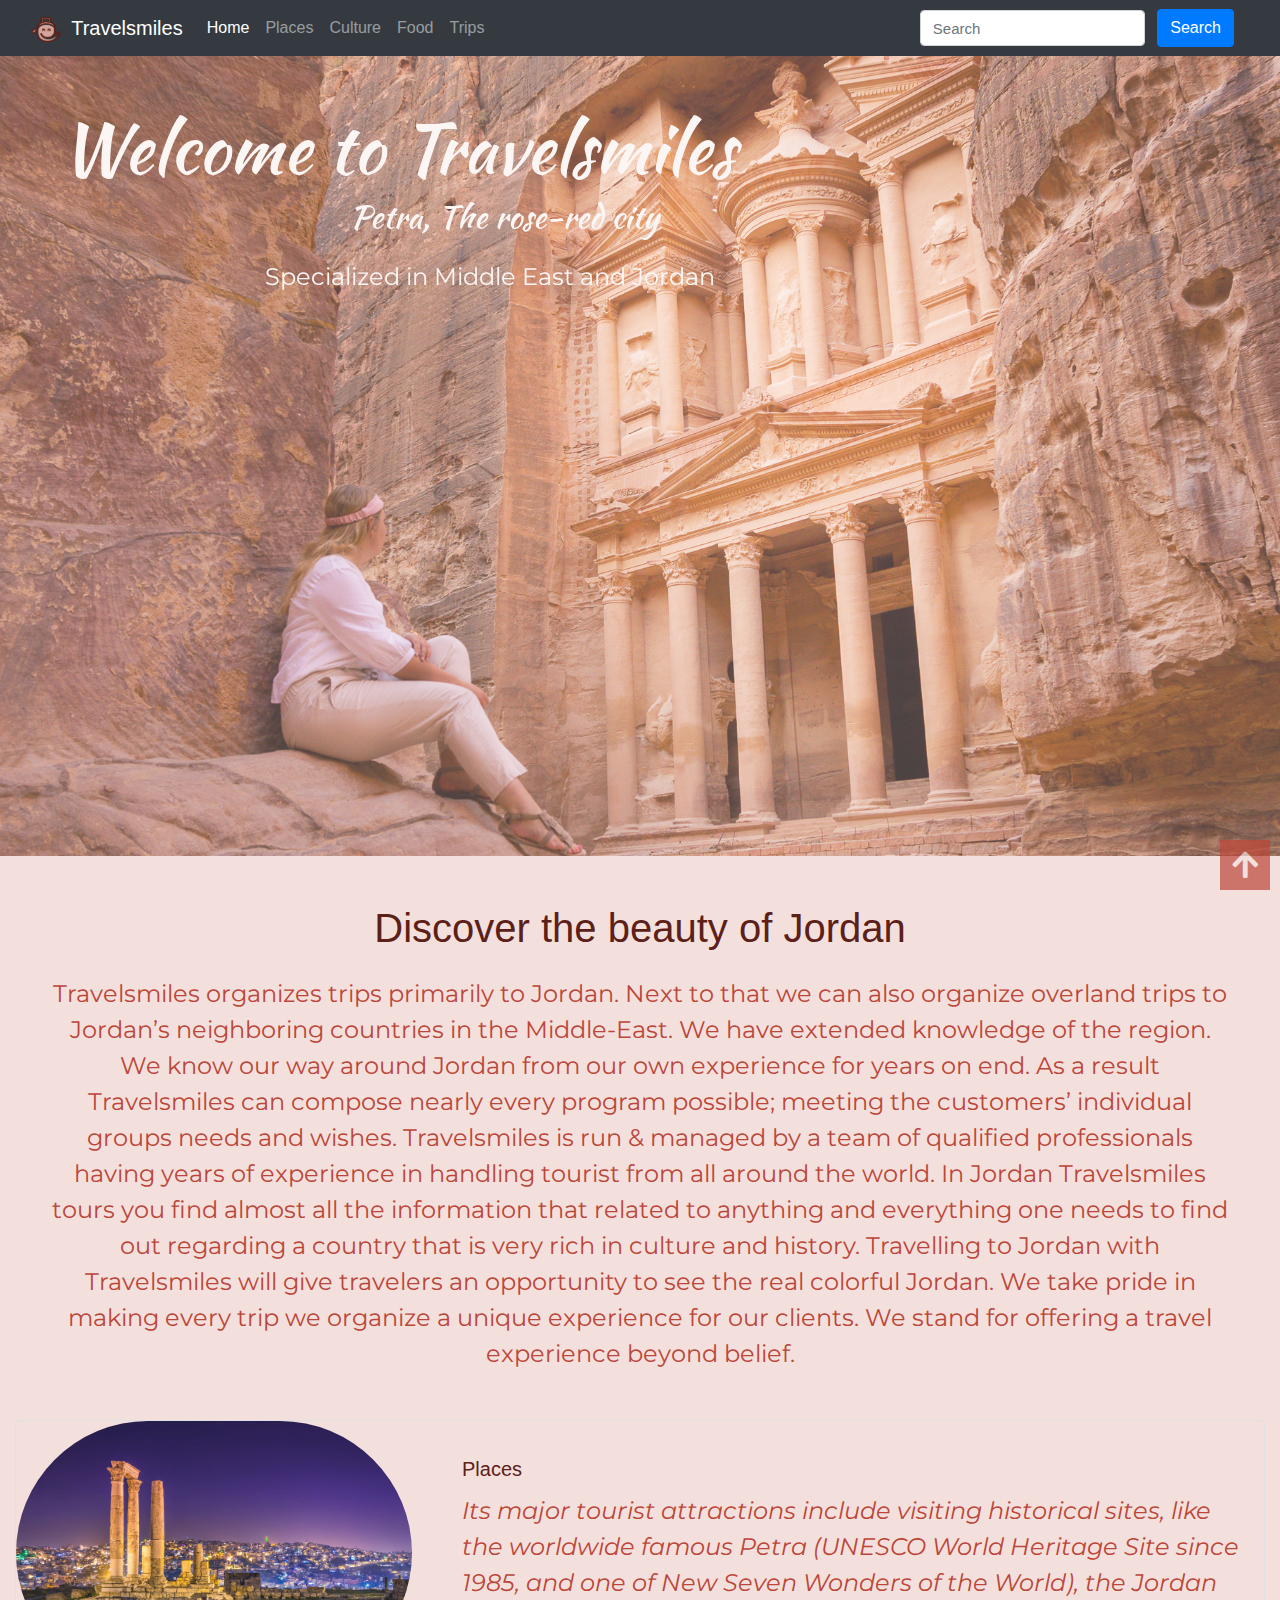
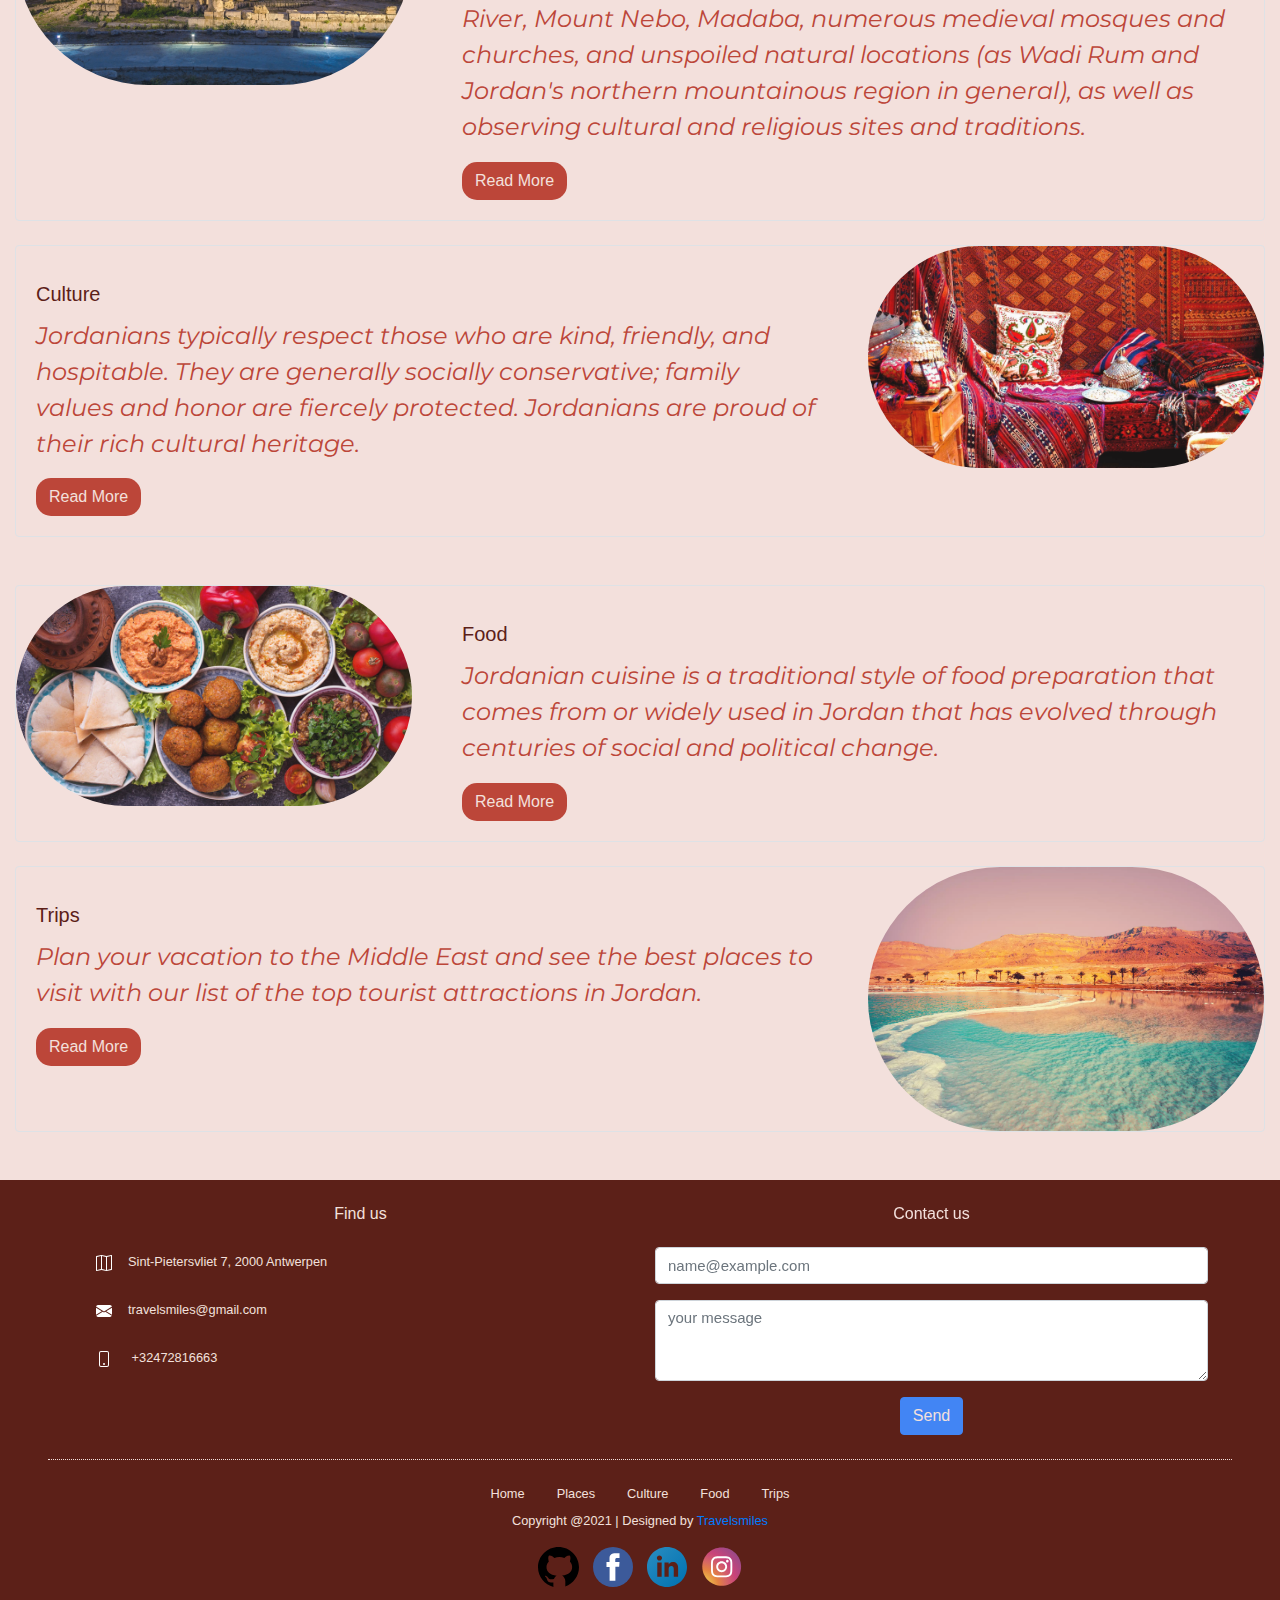
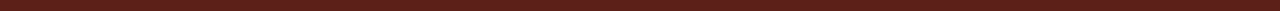
<file: index.html>
<!DOCTYPE html>
<html lang="en" dir="ltr">

<head>
    <!-- Global site tag (gtag.js) - Google Analytics -->
    <script async src="https://www.googletagmanager.com/gtag/js?id=G-G71Y2FYPBW"></script>
    <script>
        window.dataLayer = window.dataLayer || [];

        function gtag() {
            dataLayer.push(arguments);
        }

        gtag('js', new Date());

        gtag('config', 'G-G71Y2FYPBW');
    </script>

    <meta charset="utf-8">
    <meta name="viewport" content="width=device-width, initial-scale=1">
    <title>Travelsmiles - Home</title>
    <meta name="keywords" content="Jordan, Culture, Trips, Food, Middle-East, Petra, Amman, Wadi Rum, Dead Sea">
    <meta name="description" content="Jordan culture and history and what to know prior visit Jordan">
    <meta name=”robots” content="index, follow">

    <!-- CSS only -->
    <link href="https://cdn.jsdelivr.net/npm/bootstrap@5.0.0-beta1/dist/css/bootstrap.min.css" rel="stylesheet"
          integrity="sha384-giJF6kkoqNQ00vy+HMDP7azOuL0xtbfIcaT9wjKHr8RbDVddVHyTfAAsrekwKmP1" crossorigin="anonymous">
    <link rel="stylesheet" href="https://stackpath.bootstrapcdn.com/bootstrap/4.3.1/css/bootstrap.min.css"
          integrity="sha384-ggOyR0iXCbMQv3Xipma34MD+dH/1fQ784/j6cY/iJTQUOhcWr7x9JvoRxT2MZw1T" crossorigin="anonymous">
    <link rel="stylesheet" href="css/serkan.css">

    <!-- font awesome  -->
    <link rel="stylesheet" href="https://cdnjs.cloudflare.com/ajax/libs/font-awesome/5.15.1/css/all.min.css">

    <!-- favicon  -->
    <link rel="shortcut icon" type="image/png" href="favicon.ico">
    <!-- google fonts  -->
    <link href="https://fonts.googleapis.com/css2?family=Kaushan+Script&family=Montserrat&display=swap"
          rel="stylesheet">
    <link rel="preconnect" href="https://fonts.gstatic.com/%22%3E">
</head>

<body>
<header id="header">
    <nav class="navbar navbar-expand-lg navbar-dark bg-dark">
        <div class="container-fluid">
            <a class="navbar-brand" href="">
                <img src="img/serkan/logo" class="logo" alt=""> Travelsmiles
            </a>
            <button class="navbar-toggler" type="button" data-bs-toggle="collapse" data-bs-target="#navbarNavAltMarkup"
                    aria-controls="navbarNavAltMarkup" aria-expanded="false" aria-label="Toggle navigation">
                <span class="navbar-toggler-icon"></span>
            </button>
            <div class="collapse navbar-collapse" id="navbarNavAltMarkup">
                <div class="navbar-nav">
                    <a class="nav-link active" aria-current="page"
                       href="https://oscarpete.github.io/travelsmiles/">Home</a>
                    <a class="nav-link" href="https://oscarpete.github.io/travelsmiles/pag/places.html">Places</a>
                    <a class="nav-link" href="https://oscarpete.github.io/travelsmiles/pag/culture.html">Culture</a>
                    <a class="nav-link" href="https://oscarpete.github.io/travelsmiles/pag/food.html">Food</a>
                    <a class="nav-link" href="https://oscarpete.github.io/travelsmiles/pag/trips.html">Trips</a>
                </div>
            </div>
            <!-- search field -->
            <div class="container-fluid d-lg-block">
                <form class="form-inline d-none d-lg-block searchbar">
                    <input class="form-control mr-sm-2" type="search" placeholder="Search" aria-label="Search">
                    <button class="btn btn-primary my-2 my-sm-0" type="submit">Search</button>
                </form>
            </div>

        </div>
    </nav>
</header>

<main class="container mb-5">
    <div class="parallax">
        <h1 class="title">Welcome to Travelsmiles</h1>
        <h2 class="title2">Petra, The rose-red city</h2>
        <p class="text text-fluid">
            Specialized in Middle East and Jordan
        </p>
    </div>

    <article class="preface text-center text-fluid m-5">
        <h1 class="mt-3 mb-4">Discover the beauty of Jordan</h1>
        <p> Travelsmiles organizes trips primarily to Jordan. Next to that we can also organize overland trips to
            Jordan’s neighboring countries in the Middle-East. We have extended knowledge of the region. We know our way
            around Jordan from our own
            experience for years on end. As a result Travelsmiles can compose nearly every program possible; meeting the
            customers’ individual groups needs and wishes.

            Travelsmiles is run & managed by a team of qualified professionals having years of experience in handling
            tourist from all around the world. In Jordan Travelsmiles tours you find almost all the information that
            related to anything and
            everything one needs to find out regarding a country that is very rich in culture and history.

            Travelling to Jordan with Travelsmiles will give travelers an opportunity to see the real colorful Jordan.
            We take pride in making every trip we organize a unique experience for our clients. We stand for offering a
            travel experience beyond
            belief.</p>
    </article>


    <!-- card img left -->
    <article class="container-fluid">
        <div class="card mb-4 mt-5 border" style="max-width: 100%;">
            <div class="row g-0">
                <div class="col-md-4 inner">
                    <img class="img-fluid rounded-pill" src="img/serkan/place.jpg" alt="...">
                </div>
                <div class="col-md-8">
                    <div class="card-body">
                        <h5 class="card-title mt-3">Places</h5>
                        <p class="card-text">Its major tourist attractions include visiting historical sites, like the
                            worldwide famous Petra (UNESCO World Heritage Site since 1985, and one of New Seven Wonders
                            of the World), the Jordan River, Mount Nebo,
                            Madaba, numerous medieval mosques and churches, and unspoiled natural locations (as Wadi Rum
                            and Jordan's northern mountainous region in general), as well as observing cultural and
                            religious sites and traditions.</p>
                        <!-- <p class="card-text"><small class="text-muted">Last updated 3 mins ago</small></p> -->
                        <a href="https://oscarpete.github.io/travelsmiles/pag/places.html">
                            <button class="btn my-btn">Read More</button>
                        </a>
                    </div>
                </div>
            </div>
        </div>
    </article>
    <!--card img right -->
    <article class="container-fluid">
        <div class="card mb-5 border" style="max-width: 100%;">
            <div class="row g-0">
                <div class="col-md-8">
                    <div class="card-body">
                        <h5 class="card-title mt-3">Culture</h5>
                        <p class="card-text">Jordanians typically respect those who are kind, friendly, and hospitable.
                            They are generally socially conservative; family values and honor are fiercely protected.
                            Jordanians are proud of their rich cultural
                            heritage.</p>
                        <!-- <p class="card-text"><small class="text-muted">Last updated 3 mins ago</small></p> -->
                        <a href="https://oscarpete.github.io/travelsmiles/pag/culture.html">
                            <button class="btn my-btn">Read More</button>
                        </a>
                    </div>
                </div>
                <div class="col-md-4 inner">
                    <img class="img-fluid rounded-pill" src="img/serkan/culture1.jpg" alt="...">
                </div>
            </div>
        </div>
    </article>
    <!-- card img left -->
    <article class="container-fluid">
        <div class="card mb-4 border" style="max-width: 100%;">
            <div class="row g-0">
                <div class="col-md-4 inner">
                    <img class="img-fluid rounded-pill" src="img/serkan/mezze-jordan-food.jpg" alt="...">
                </div>
                <div class="col-md-8">
                    <div class="card-body">
                        <h5 class="card-title mt-3">Food</h5>
                        <p class="card-text">Jordanian cuisine is a traditional style of food preparation that comes
                            from or widely used in Jordan that has evolved through centuries of social and political
                            change.</p>
                        <!-- <p class="card-text"><small class="text-muted">Last updated 3 mins ago</small></p> -->
                        <a href="https://oscarpete.github.io/travelsmiles/pag/food.html">
                            <button class="btn my-btn">Read More</button>
                        </a>
                    </div>
                </div>
            </div>
        </div>
    </article>
    <!--card img right -->
    <article class="container-fluid">
        <div class="card mb-5 border" style="max-width: 100%;">
            <div class="row g-0">
                <div class="col-md-8">
                    <div class="card-body">
                        <h5 class="card-title mt-3">Trips</h5>
                        <p class="card-text">Plan your vacation to the Middle East and see the best places to visit with
                            our list of the top tourist attractions in Jordan.</p>
                        <!-- <p class="card-text"><small class="text-muted">Last updated 3 mins ago</small></p> -->
                        <a href="https://oscarpete.github.io/travelsmiles/pag/trips.html">
                            <button class="btn my-btn">Read More</button>
                        </a>
                    </div>
                </div>
                <div class="col-md-4 inner">
                    <img class="img-fluid rounded-pill" src="img/serkan/deadSea1.jpg" alt="...">
                </div>
            </div>
        </div>
    </article>

    <a href="#header"><i class="fas fa-arrow-up" id="gotopbtn"></i></a>
</main>

<footer class="container-fluid footer text-center text-lg-start small pr-5 pl-5">

    <!-- extensive footer -->
    <div class="container-footer">
        <div class="row p-4">

            <!-- find us column -->
            <div class="col-lg-6 col-md-12 mb-4 mb-md-0">
                <h6 class="text-center pl-4">Find us</h6>
                <ul class="list-unstyled text-left p-2">
                    <li>
                        <img src="img/Places/map.svg" alt="map" class="white-icon p-3"/><a class="footer-links"
                                                                                           href="https://www.google.com/maps/place/BeCode+Antwerpen/@51.225583,4.3987072,17z/data=!3m1!4b1!4m5!3m4!1s0x47c3f7c8f74a11cd:0x56998eec0e4a84b7!8m2!3d51.2255797!4d4.4008959"
                                                                                           target="_blank">Sint-Pietersvliet
                        7,
                        2000 Antwerpen</a>
                    </li>
                    <li>
                        <img src="img/Places/email.svg" alt="email" class="white-icon p-3"/><a class="footer-links"
                                                                                               href="mailto:martedeleeuw@hotmail.com">travelsmiles@gmail.com</a>
                    </li>
                    <li>
                        <img src="img/Places/phone.svg" alt="phone" class="white-icon p-3"/>
                        <a class="footer-links" href="tel:+32472816663">+32472816663</a>
                    </li>
                </ul>
            </div>

            <!-- Form column -->
            <div class="col-lg-6 col-md-12 mb-4 mb-md-0 small">
                <form action="https://formspree.io/f/mbjpqvgk" enctype="text/plain" method="POST">
                    <h6 class="text-center pb-3">Contact us</h6>
                    <div class="form-group">
                        <input type="email" class="form-control" id="user-email" name="_replyto"
                               placeholder="name@example.com" autocomplete="off">
                        <label for="user-email">Your e-mail</label>
                    </div>
                    <div class="form-group">
                        <textarea class="form-control" id="user-message" rows="3" name="message"
                                  placeholder="your message" autocomplete="off"></textarea>
                        <label for="user-message">Your message</label>
                    </div>
                    <button type="submit" class="btn footer-btn-primary">Send</button>
                </form>
            </div>
        </div>
    </div>

    <!-- basic footer -->
    <div class="container-footer mt-3">

        <!-- navbar -->
        <ul class="nav justify-content-center">
            <li class="nav-item">
                <a class="footer-links nav-link active" href="https://oscarpete.github.io/travelsmiles/">Home</a>
            </li>
            <li class="nav-item">
                <a class="footer-links nav-link"
                   href="https://oscarpete.github.io/travelsmiles/pag/places.html">Places</a>
            </li>
            <li class="nav-item">
                <a class="footer-links nav-link" href="https://oscarpete.github.io/travelsmiles/pag/culture.html">Culture</a>
            </li>
            <li class="nav-item">
                <a class="footer-links nav-link" href="https://oscarpete.github.io/travelsmiles/pag/food.html">Food</a>
            </li>
            <li class="nav-item">
                <a class="footer-links nav-link"
                   href="https://oscarpete.github.io/travelsmiles/pag/trips.html">Trips</a>
            </li>
        </ul>

        <!-- copyright -->
        <p class="text-center">Copyright @2021 | Designed by <a href="#">Travelsmiles</a></p>

        <!-- social media links -->
        <div id="logo" class="d-flex justify-content-center pb-4">
            <a href="https://github.com/oscarpete/travelsmiles" target="_blank"><img src="img/Places/github.svg"
                                                                                     alt="Github icon"/></a>
            <a href="https://www.facebook.com/TheJordanCountry/" target="_blank"><img src="img/Places/facebook.svg"
                                                                                      alt="Facebook icon"/></a>
            <a href="https://www.linkedin.com/feed/" target="_blank"><img src="img/Places/linkedin.svg"
                                                                          alt="Linkedin icon"/></a>
            <a href="https://www.instagram.com/visitjordan/" target="_blank"><img src="img/Places/instagram.svg"
                                                                                  alt="Instagram icon"/></a>
        </div>
    </div>
</footer>

<!-- JavaScript Bundle with Popper -->
<script src="https://cdn.jsdelivr.net/npm/bootstrap@5.0.0-beta1/dist/js/bootstrap.bundle.min.js"
        integrity="sha384-ygbV9kiqUc6oa4msXn9868pTtWMgiQaeYH7/t7LECLbyPA2x65Kgf80OJFdroafW"
        crossorigin="anonymous"></script>

</body>

</html>
</file>
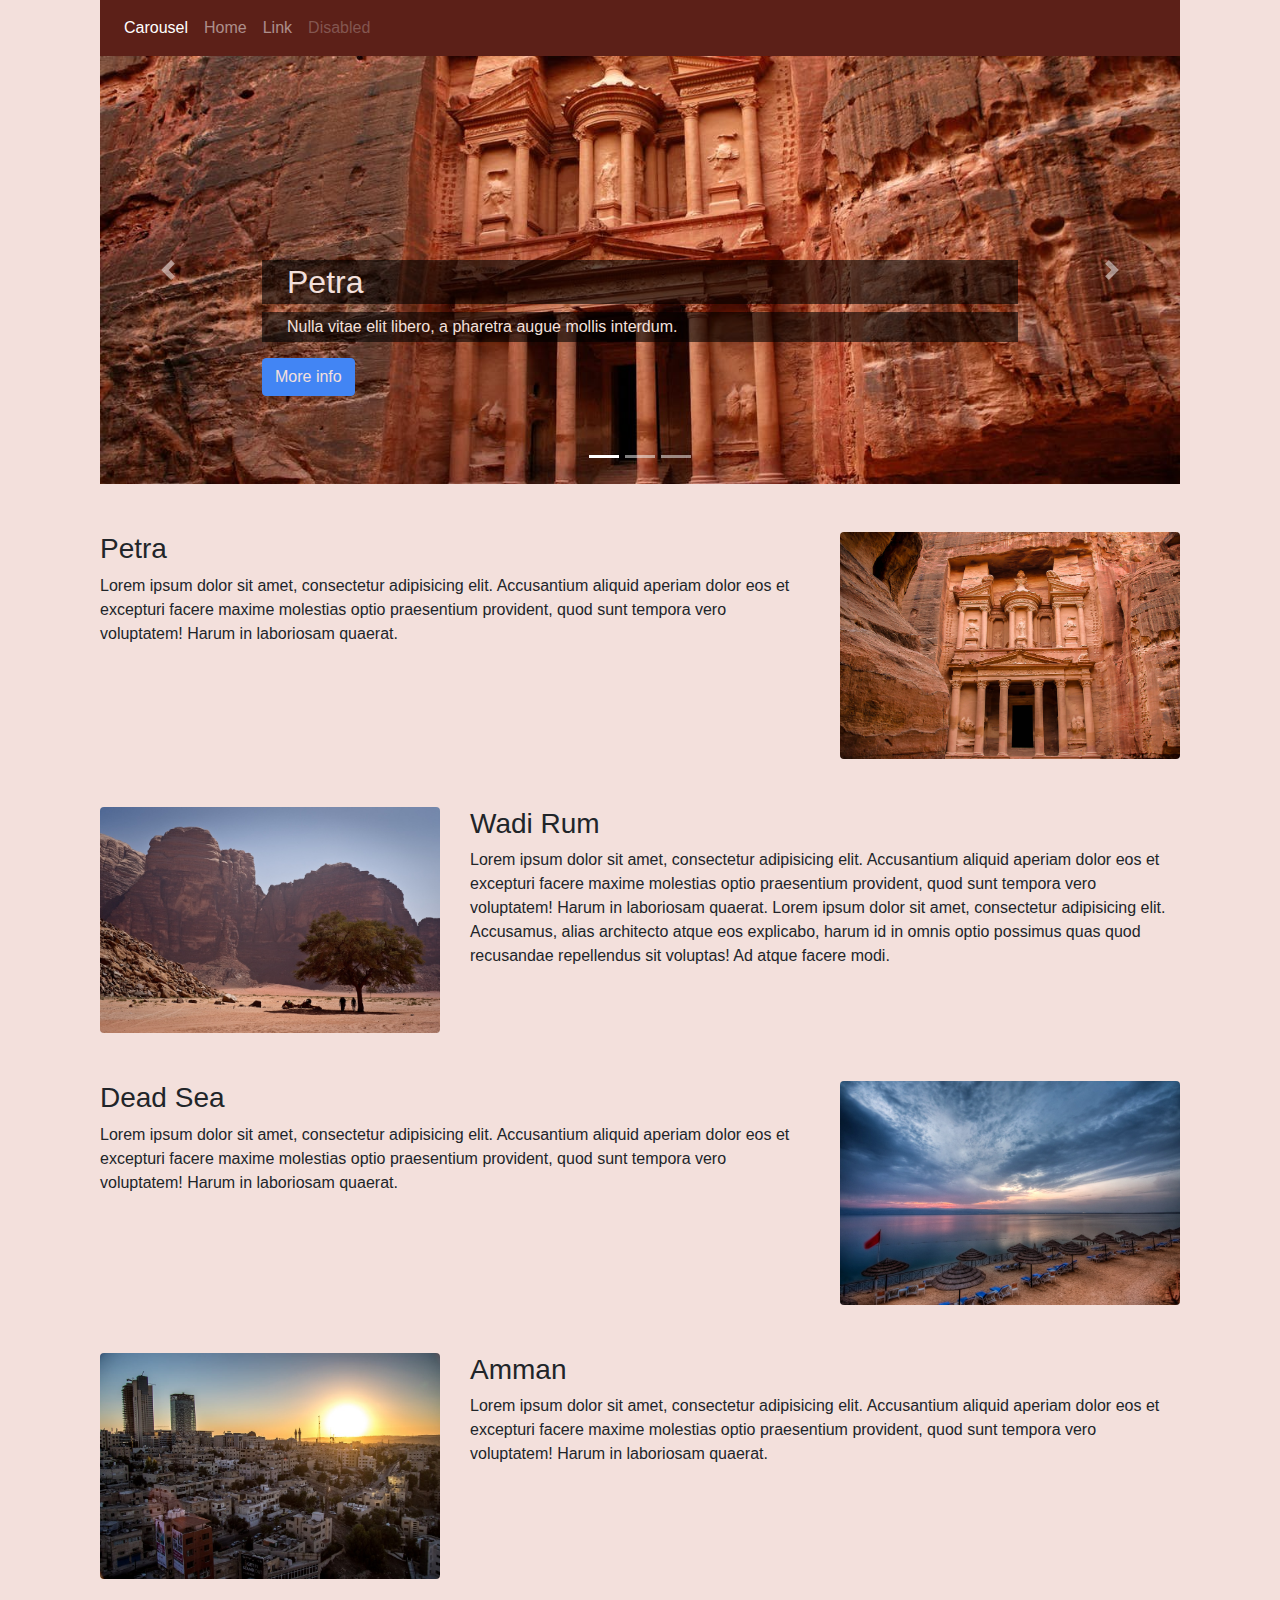
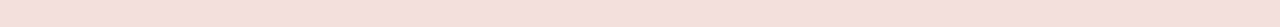
<file: pag/Places/index.html>
<!DOCTYPE html>
<html lang="en">
<head>
    <meta charset="UTF-8">
    <meta name="viewport" content="width=device-width, initial-scale=1">
    <title>Must-visits</title>
    <link rel="stylesheet" href="https://stackpath.bootstrapcdn.com/bootstrap/4.3.1/css/bootstrap.min.css"
          integrity="sha384-ggOyR0iXCbMQv3Xipma34MD+dH/1fQ784/j6cY/iJTQUOhcWr7x9JvoRxT2MZw1T" crossorigin="anonymous">
    <link rel="stylesheet" href="style.css">
</head>

<body class="container bg-light">

<header class="mb-5">

    <!-- Navbar -->
    <div id="navbar" class="container-fluid">

        <!-- Menu -->
        <nav class="navbar navbar-expand-sm bg-dark navbar-dark d-flex">
            <ul class="navbar-nav mr-auto">
                <li class="nav-item active">
                    <a class="nav-link" href="#">Carousel</a>
                </li>
                <li class="nav-item">
                    <a class="nav-link" href="#">Home</a>
                </li>
                <li class="nav-item">
                    <a class="nav-link" href="#">Link</a>
                </li>
                <li class="nav-item">
                    <a class="nav-link disabled" href="#">Disabled</a>
                </li>
            </ul>
        </nav>
    </div>

    <!-- Carousel -->
    <div id="demo" class="carousel slide container-fluid" data-ride="carousel">

        <!-- Indicators -->
        <ul class="carousel-indicators">
            <li data-target="#demo" data-slide-to="0" class="active"></li>
            <li data-target="#demo" data-slide-to="1"></li>
            <li data-target="#demo" data-slide-to="2"></li>
        </ul>

        <!-- The slideshow -->
        <div class="carousel-inner">
            <div class="carousel-item active">
                <img class="img-fluid d-block w-100" src="Images/petra1.jpg" alt="Petra">
                <div class="mb-5 carousel-caption d-none d-md-block text-left">
                    <h2>Petra</h2>
                    <p>Nulla vitae elit libero, a pharetra augue mollis interdum.</p>
                    <a href="#about-petra" type="button" class="btn btn-primary">More info</a>
                </div>
            </div>
            <div class="carousel-item">
                <img class="img-fluid d-block w-100" src="Images/wadirum1.jpg" alt="Wadi Rum">
                <div class="mb-5 carousel-caption d-none d-md-block text-left">
                    <h2>Wadi Rum</h2>
                    <p>Nulla vitae elit libero, a pharetra augue mollis interdum.</p>
                    <a href="#about-wadirum" type="button" class="btn btn-primary">More info</a>
                </div>
            </div>
            <div class="carousel-item">
                <img class="img-fluid d-block w-100" src="Images/deadsea1.jpg" alt="Dead Sea">
                <div class="mb-5 carousel-caption d-none d-md-block text-left">
                    <h2>Dead Sea</h2>
                    <p>Nulla vitae elit libero, a pharetra augue mollis interdum.</p>
                    <a href="#about-deadsea" type="button" class="btn btn-primary">More info</a>
                </div>
            </div>
        </div>

        <!-- Left and right controls -->
        <a class="carousel-control-prev" href="#demo" data-slide="prev">
            <span class="carousel-control-prev-icon"></span>
        </a>
        <a class="carousel-control-next" href="#demo" data-slide="next">
            <span class="carousel-control-next-icon"></span>
        </a>
    </div>
</header>

<main class="container-fluid">

    <div id="about-petra" class="row mb-5">
        <div class="col-8">
            <h3>Petra</h3>
            <p>Lorem ipsum dolor sit amet, consectetur adipisicing elit. Accusantium aliquid aperiam dolor eos et excepturi facere maxime molestias optio praesentium provident, quod sunt tempora vero voluptatem! Harum in laboriosam quaerat.</p>
        </div>
        <div class="col-4">
            <img src="Images/petra2.jpg" class="img-fluid rounded" alt="Petra">
        </div>
    </div>

    <div id="about-wadirum" class="row mb-5">
        <div class="col-4">
            <img src="Images/wadirum2.jpg" class="img-fluid rounded" alt="Wadi Rum">
        </div>
        <div class="col-8">
            <h3>Wadi Rum</h3>
            <p>Lorem ipsum dolor sit amet, consectetur adipisicing elit. Accusantium aliquid aperiam dolor eos et excepturi facere maxime molestias optio praesentium provident, quod sunt tempora vero voluptatem! Harum in laboriosam quaerat.
            Lorem ipsum dolor sit amet, consectetur adipisicing elit. Accusamus, alias architecto atque eos explicabo, harum id in omnis optio possimus quas quod recusandae repellendus sit voluptas! Ad atque facere modi.</p>
        </div>
    </div>

    <div id="about-deadsea" class="row mb-5">
        <div class="col-8">
            <h3>Dead Sea</h3>
            <p>Lorem ipsum dolor sit amet, consectetur adipisicing elit. Accusantium aliquid aperiam dolor eos et excepturi facere maxime molestias optio praesentium provident, quod sunt tempora vero voluptatem! Harum in laboriosam quaerat.</p>
        </div>
        <div class="col-4">
            <img src="Images/deadsea2.jpg" class="img-fluid rounded" alt="Dead Sea">
        </div>
    </div>

    <div id="about-amman" class="row mb-5">
        <div class="col-4">
            <img src="Images/amman1.jpg" class="img-fluid rounded" alt="Amman">
        </div>
        <div class="col-8">
            <h3>Amman</h3>
            <p>Lorem ipsum dolor sit amet, consectetur adipisicing elit. Accusantium aliquid aperiam dolor eos et excepturi facere maxime molestias optio praesentium provident, quod sunt tempora vero voluptatem! Harum in laboriosam quaerat.</p>
        </div>
    </div>


</main>


<script src="https://code.jquery.com/jquery-3.4.1.slim.min.js"
        integrity="sha384-J6qa4849blE2+poT4WnyKhv5vZF5SrPo0iEjwBvKU7imGFAV0wwj1yYfoRSJoZ+n"
        crossorigin="anonymous"></script>
<script src="https://cdn.jsdelivr.net/npm/popper.js@1.16.0/dist/umd/popper.min.js"
        integrity="sha384-Q6E9RHvbIyZFJoft+2mJbHaEWldlvI9IOYy5n3zV9zzTtmI3UksdQRVvoxMfooAo"
        crossorigin="anonymous"></script>
<script src="https://stackpath.bootstrapcdn.com/bootstrap/4.4.1/js/bootstrap.min.js"
        integrity="sha384-wfSDF2E50Y2D1uUdj0O3uMBJnjuUD4Ih7YwaYd1iqfktj0Uod8GCExl3Og8ifwB6"
        crossorigin="anonymous"></script>
</body>
</html>
</file>
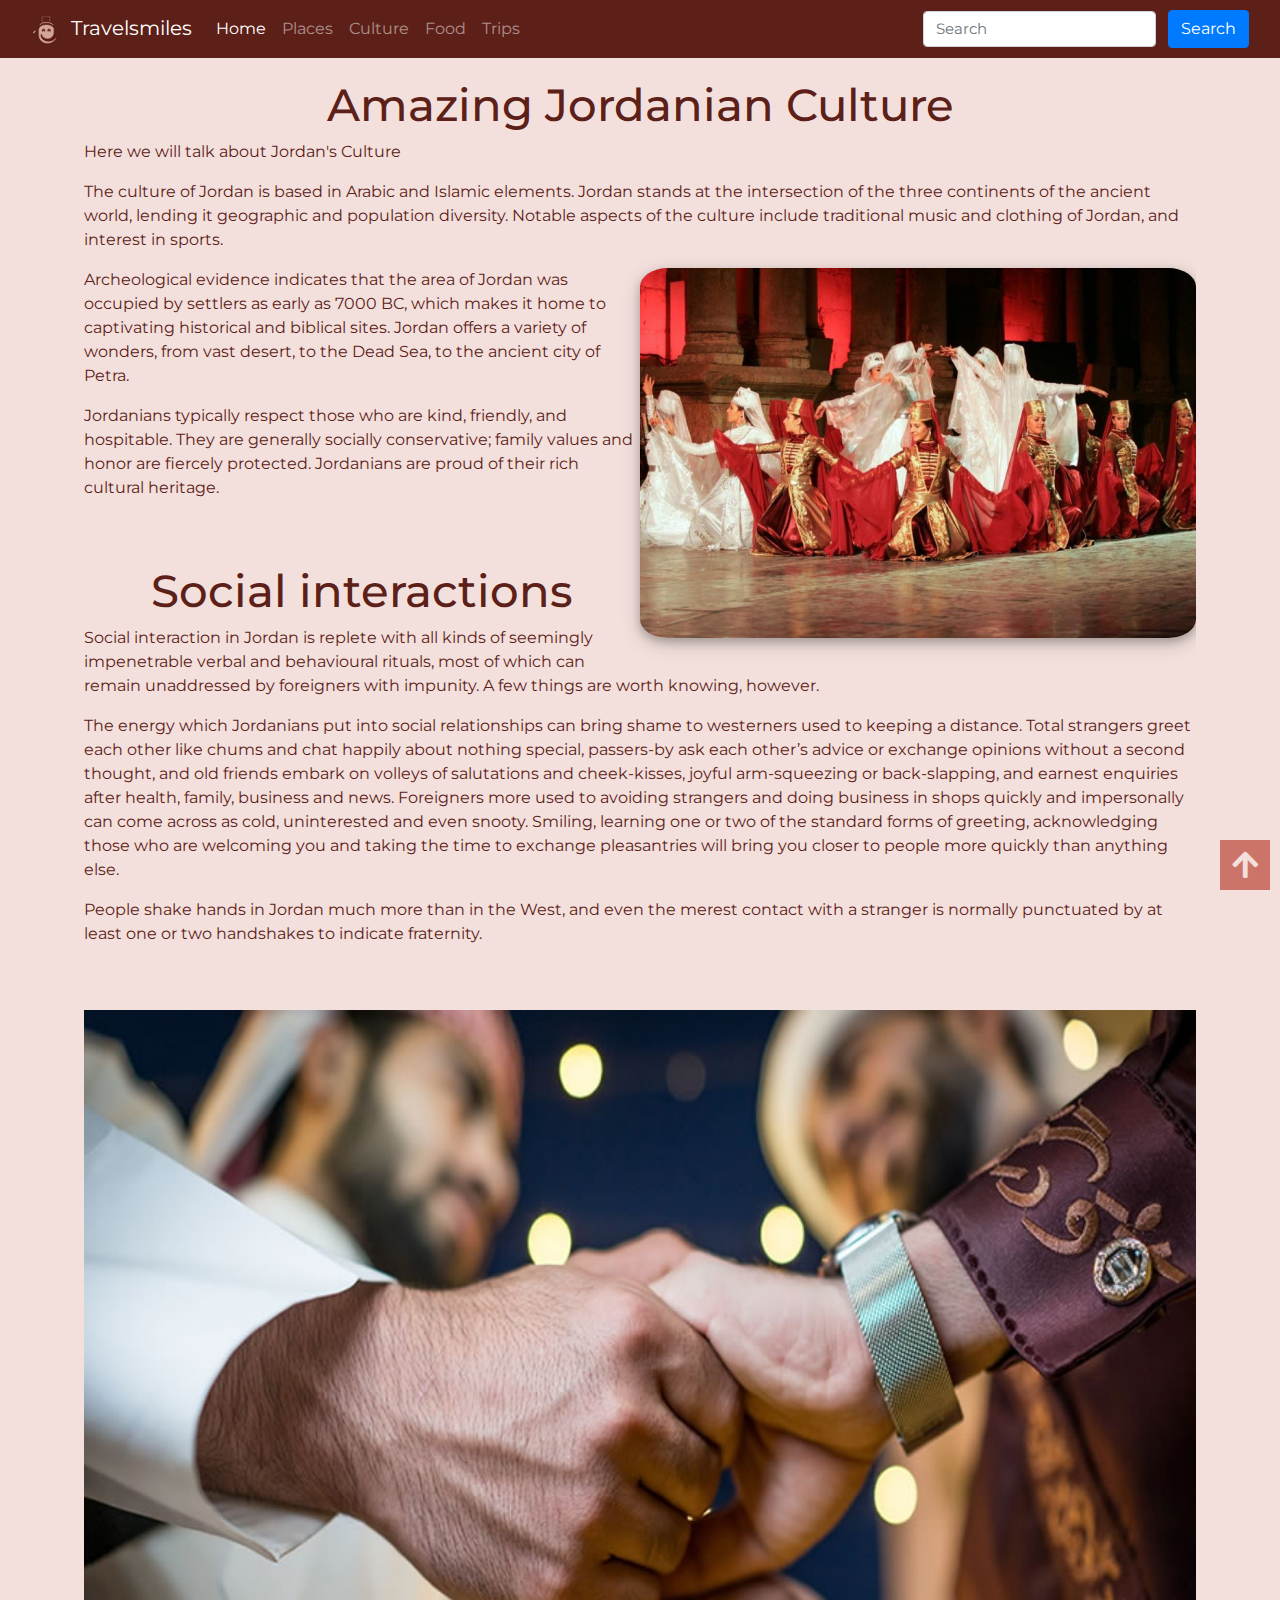
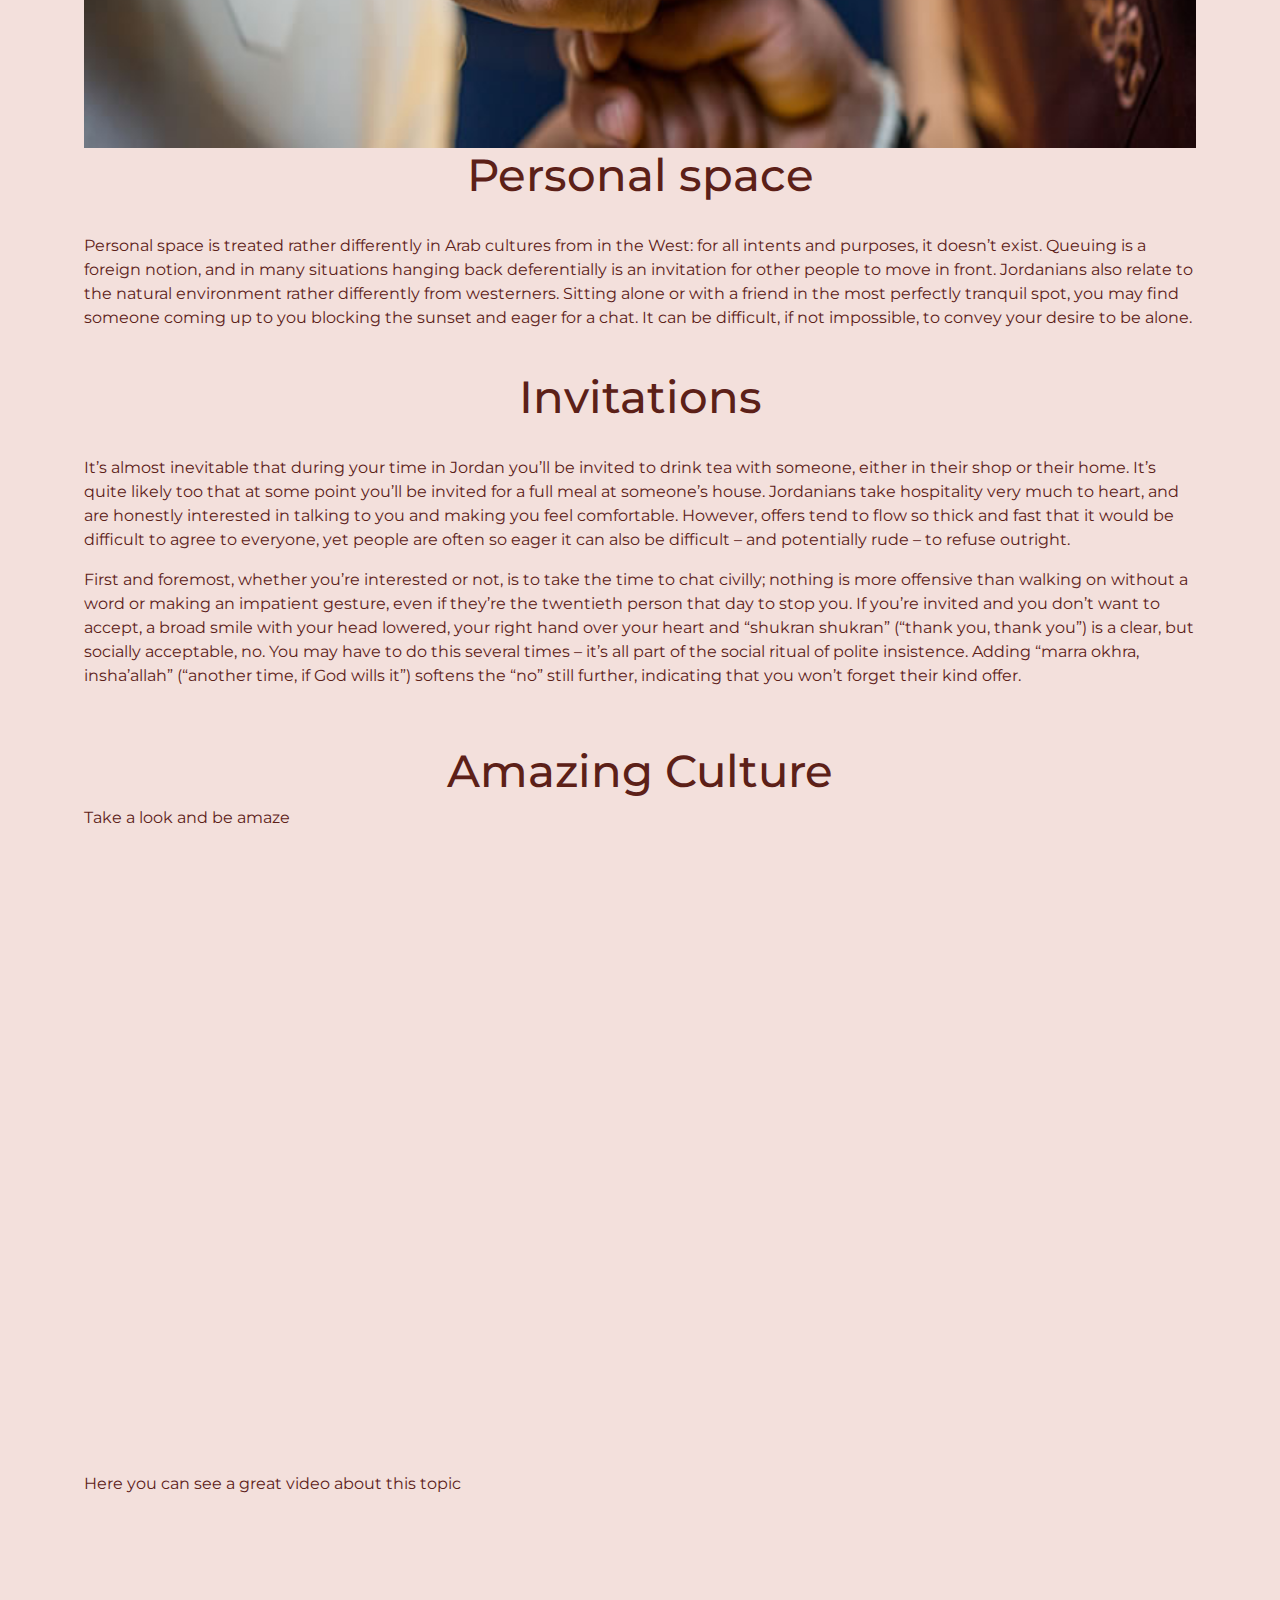
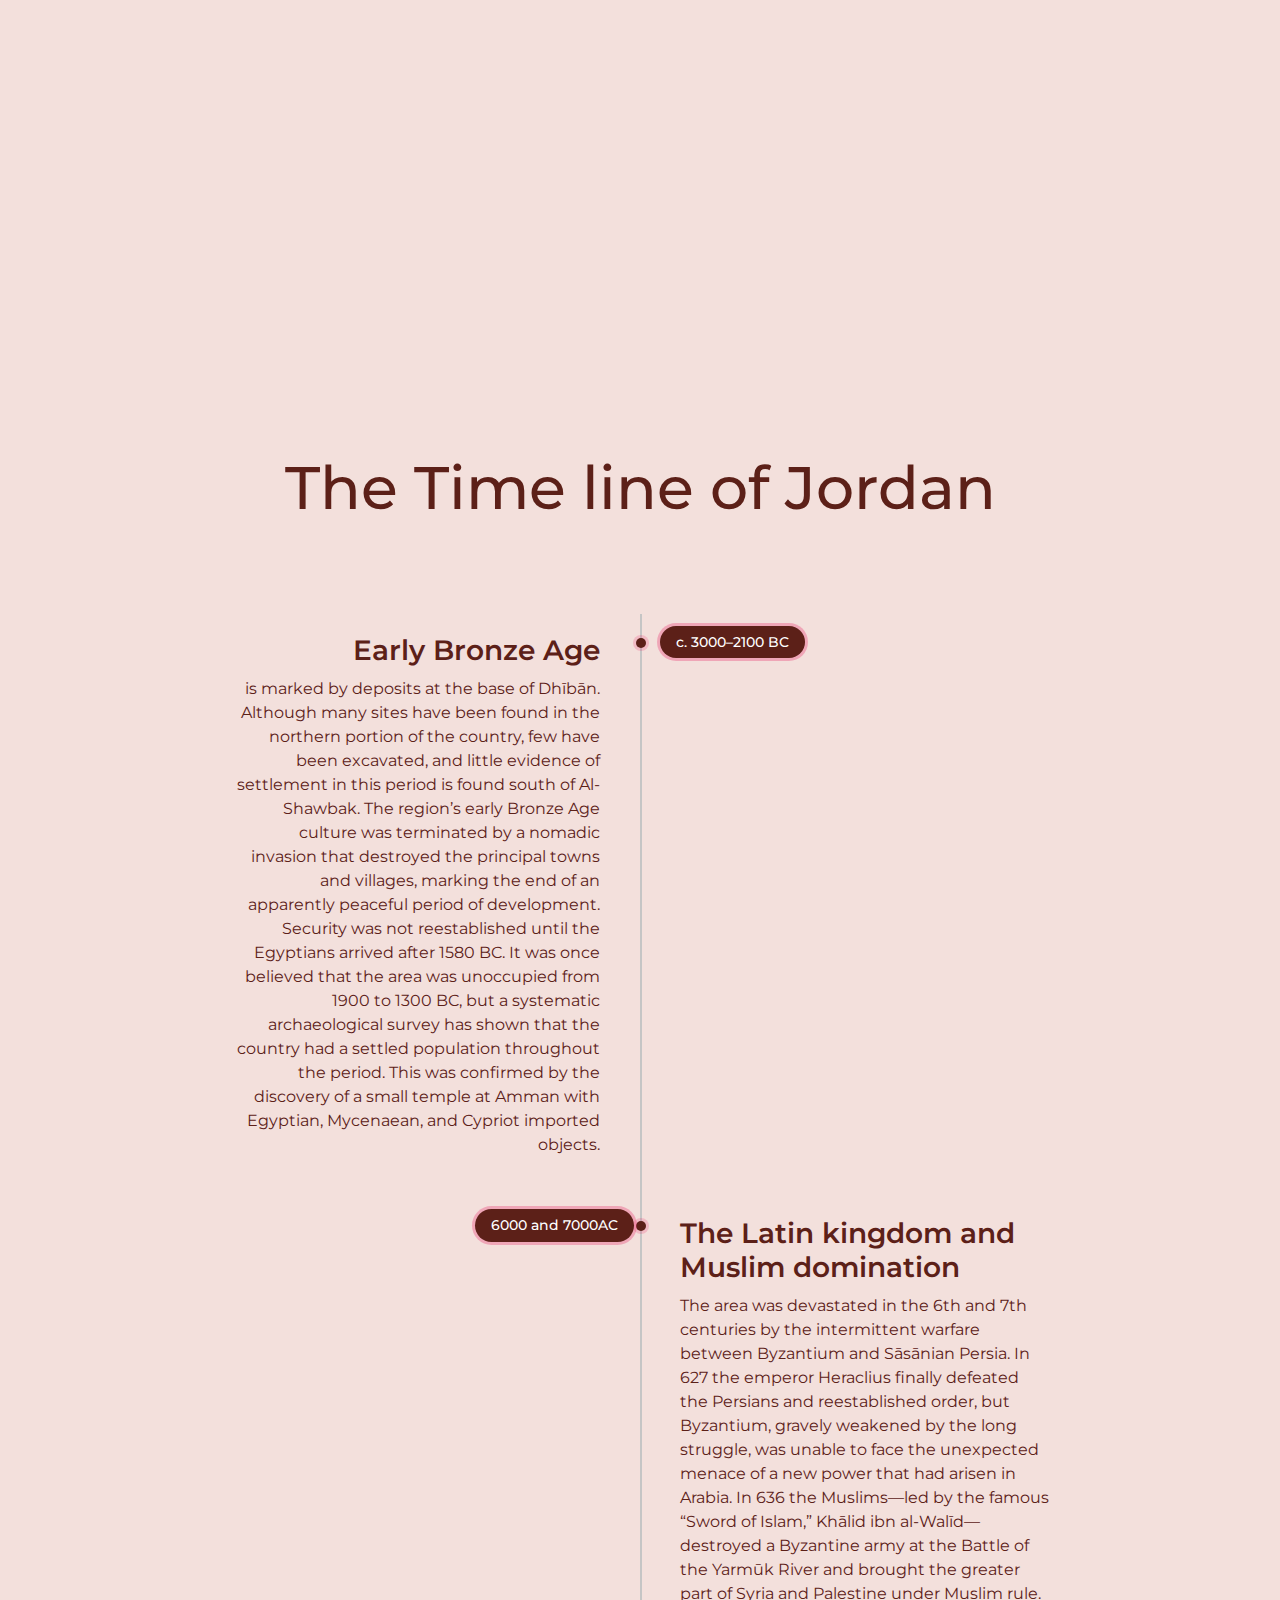
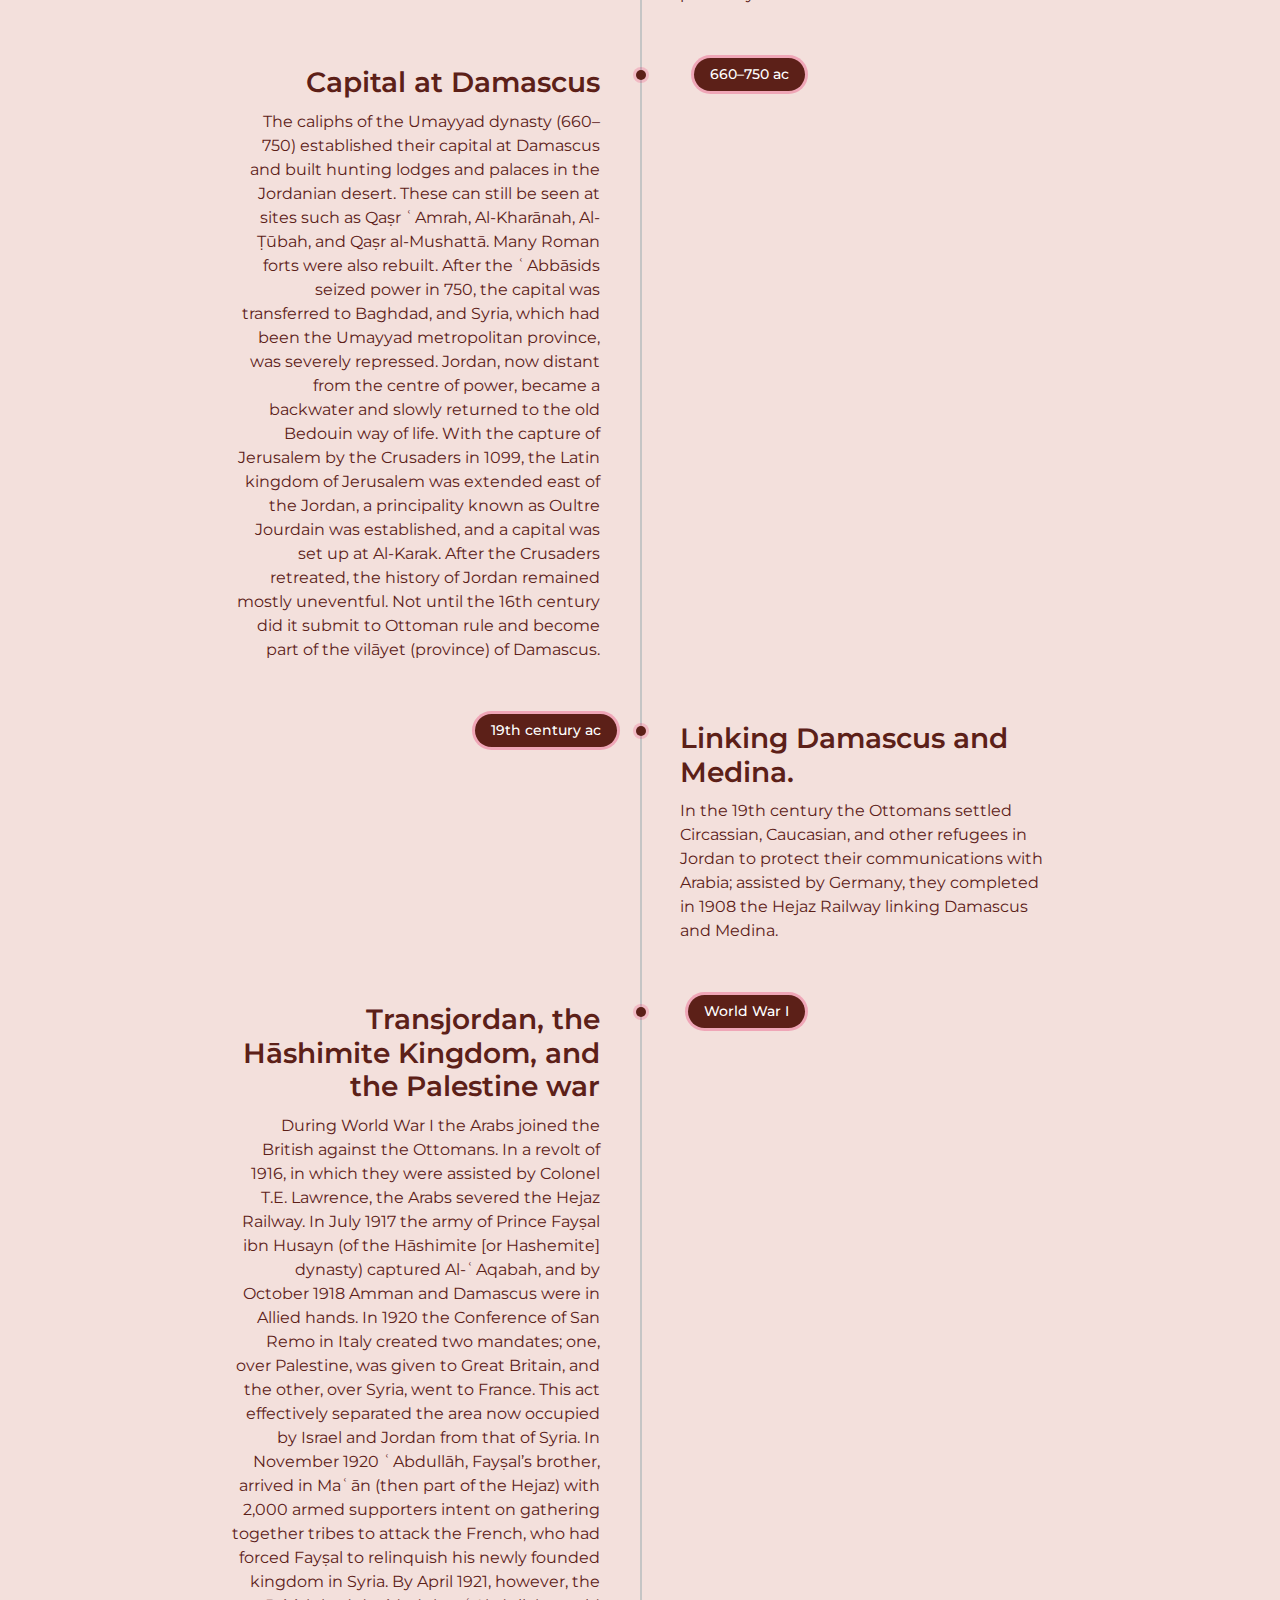
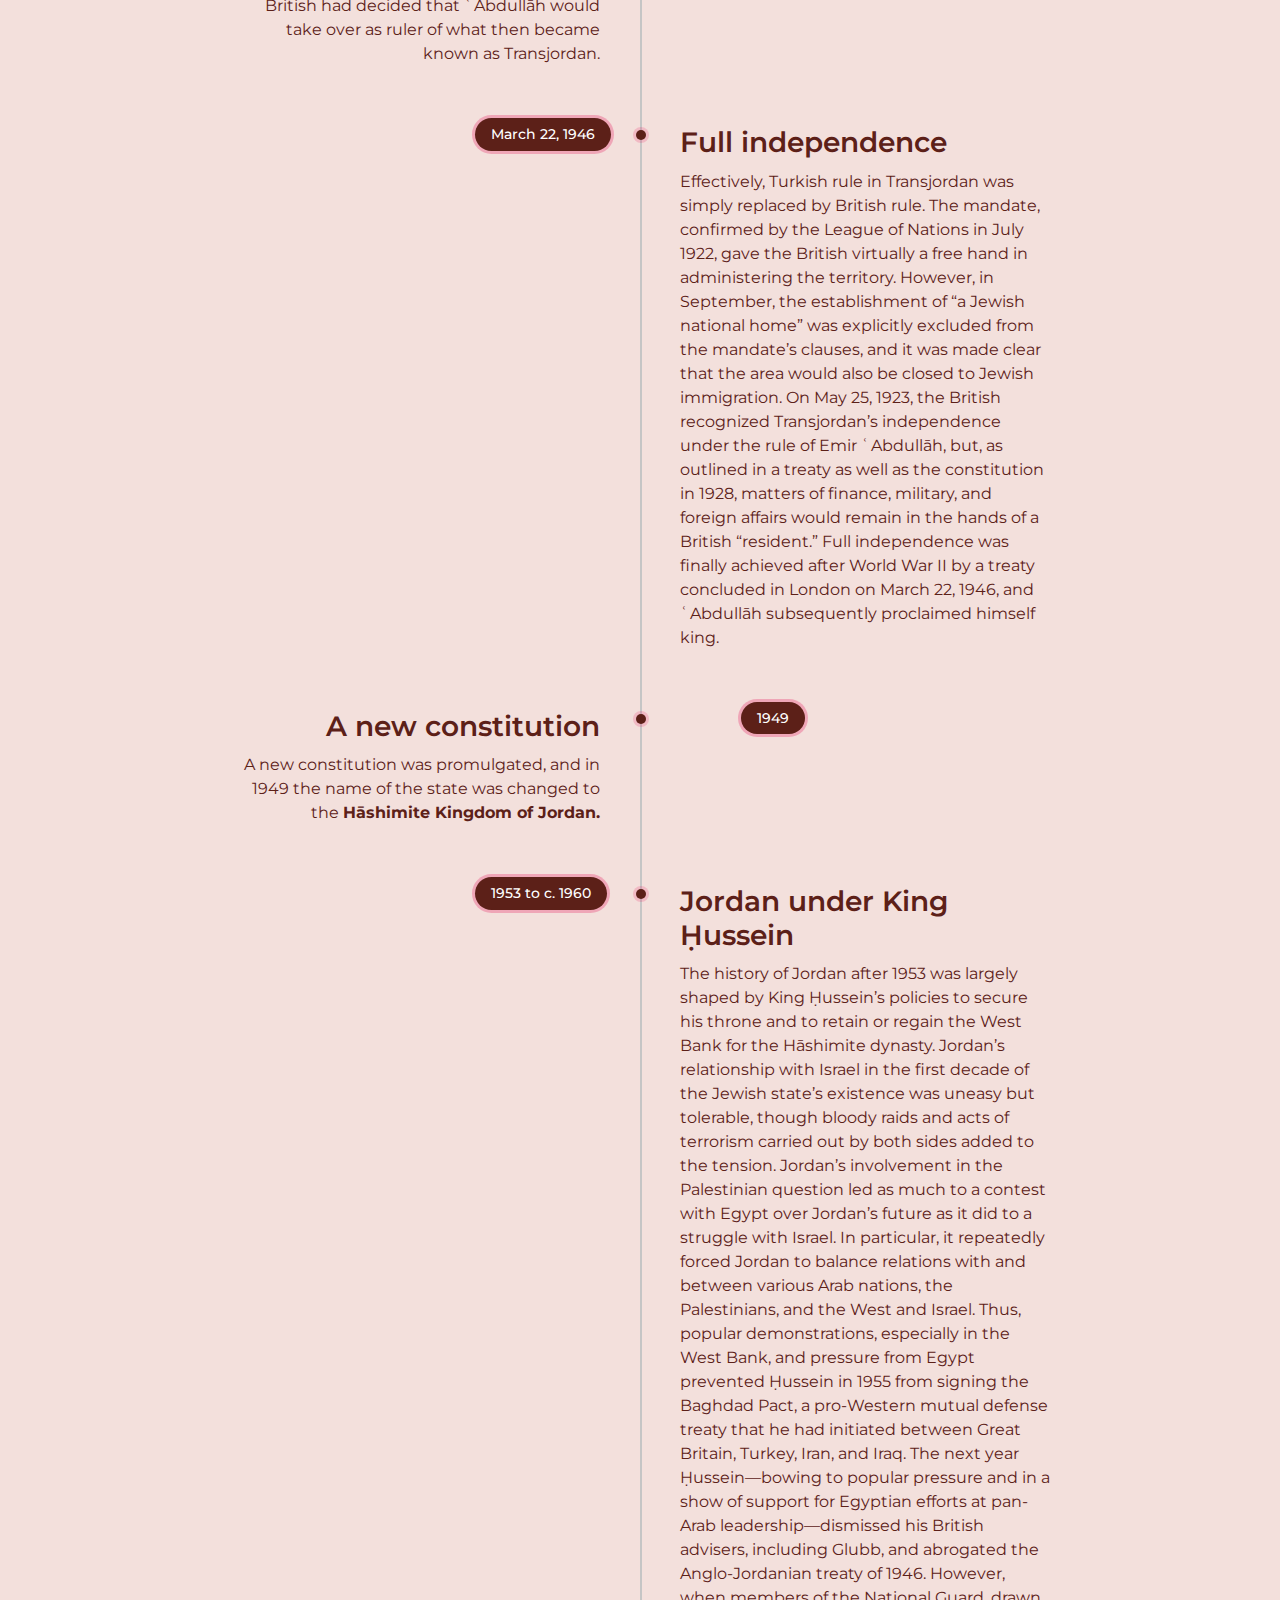
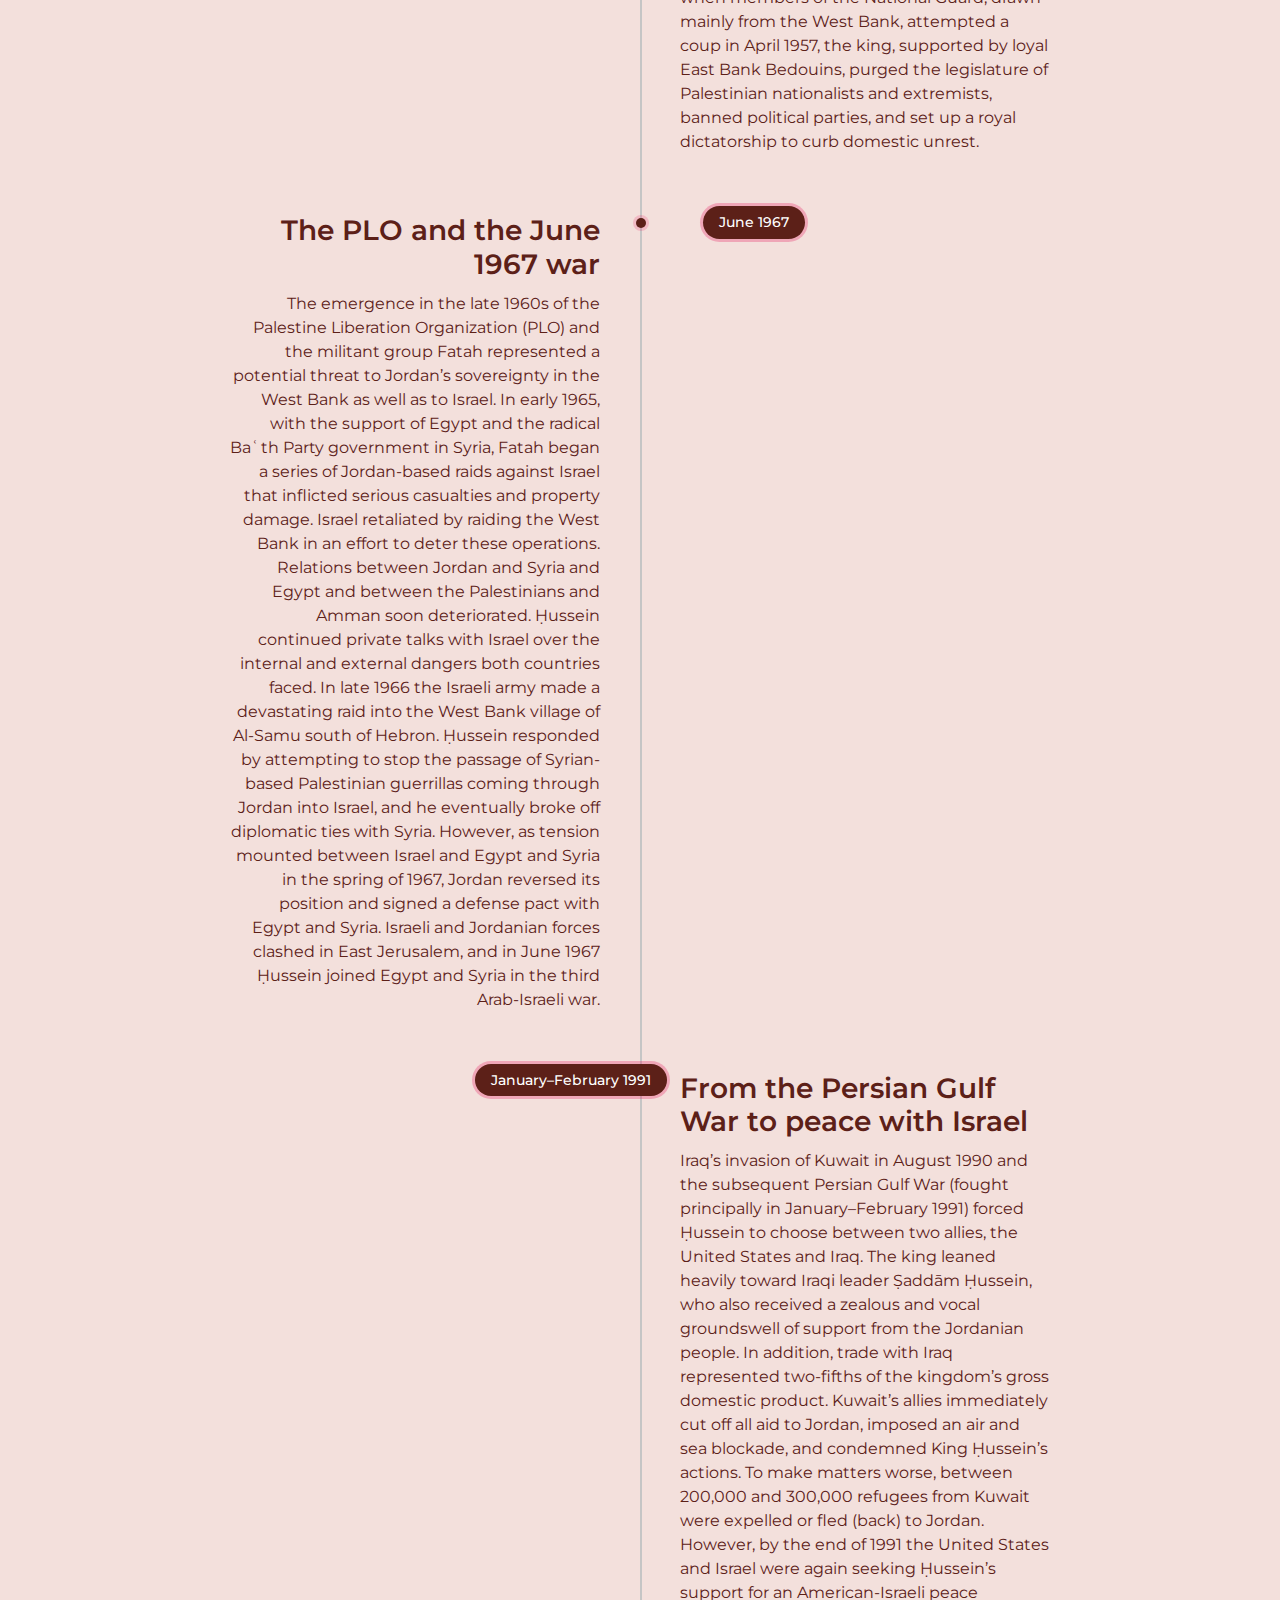
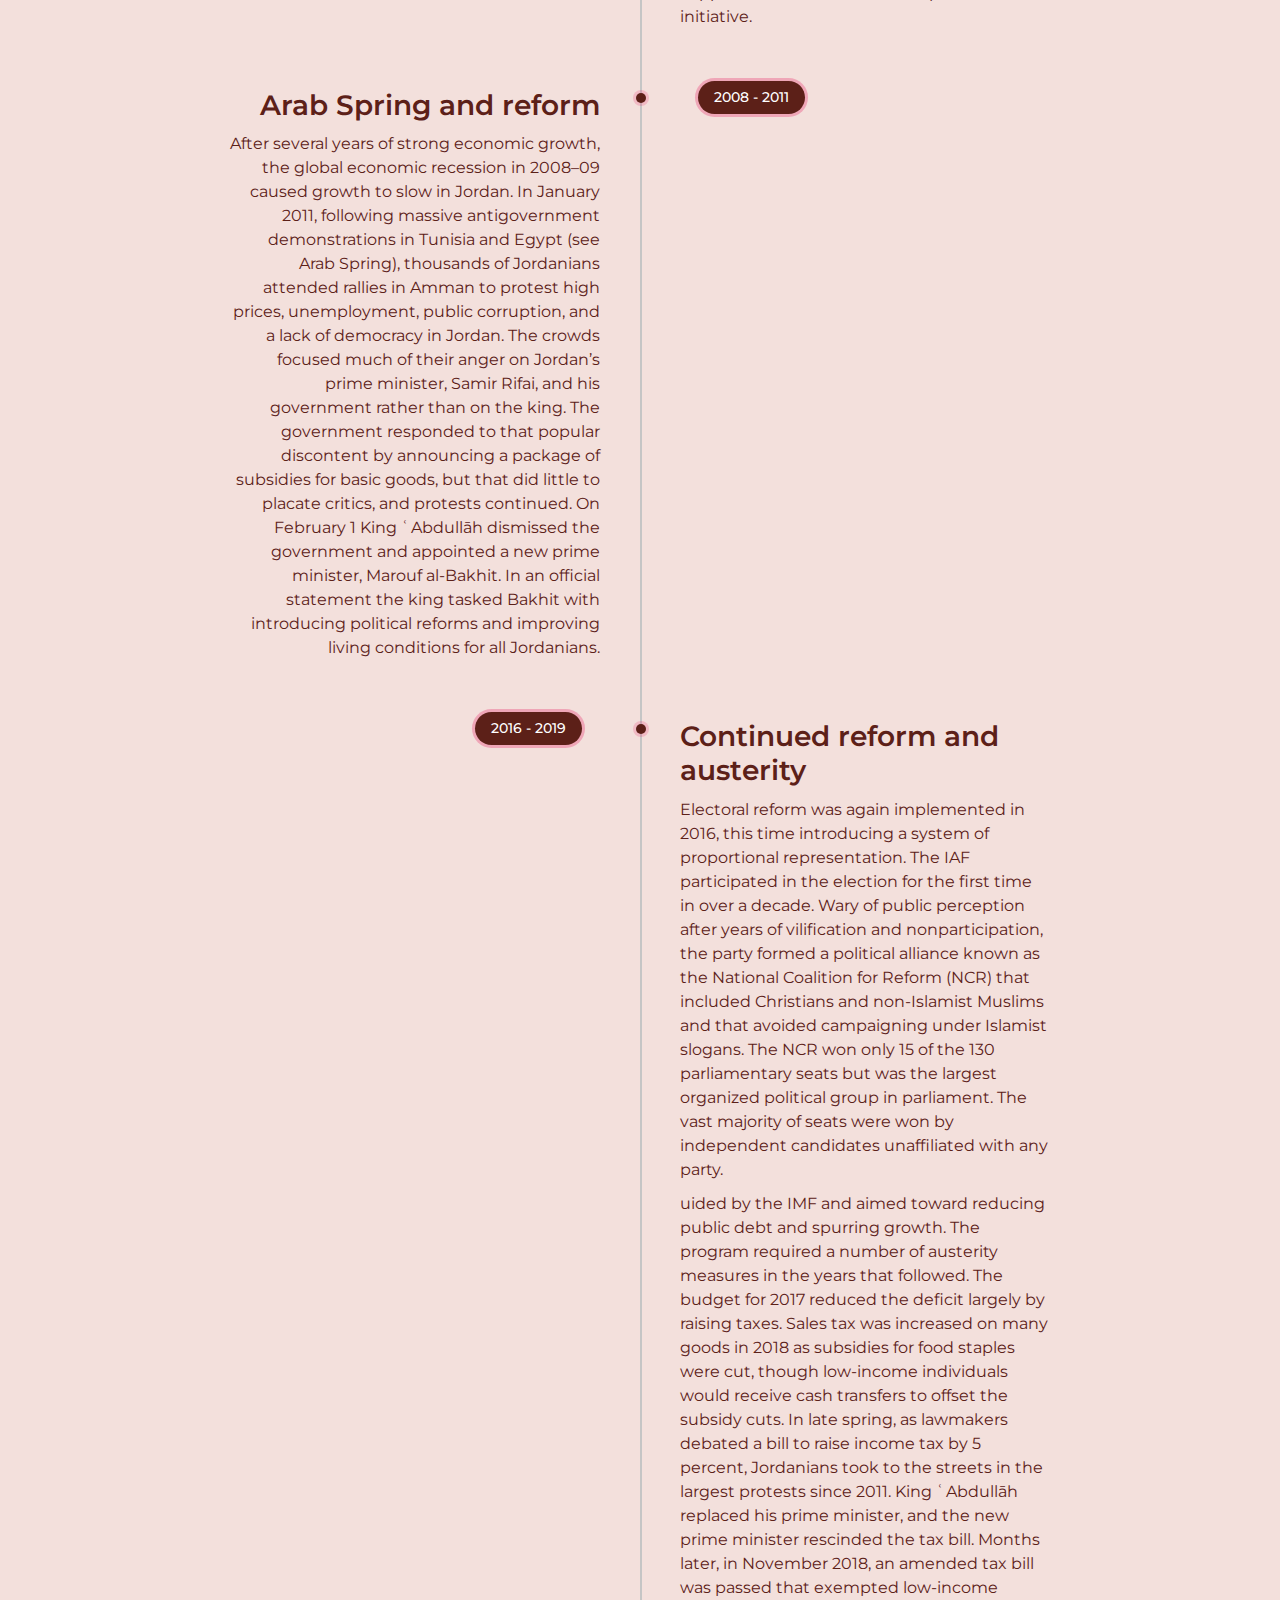
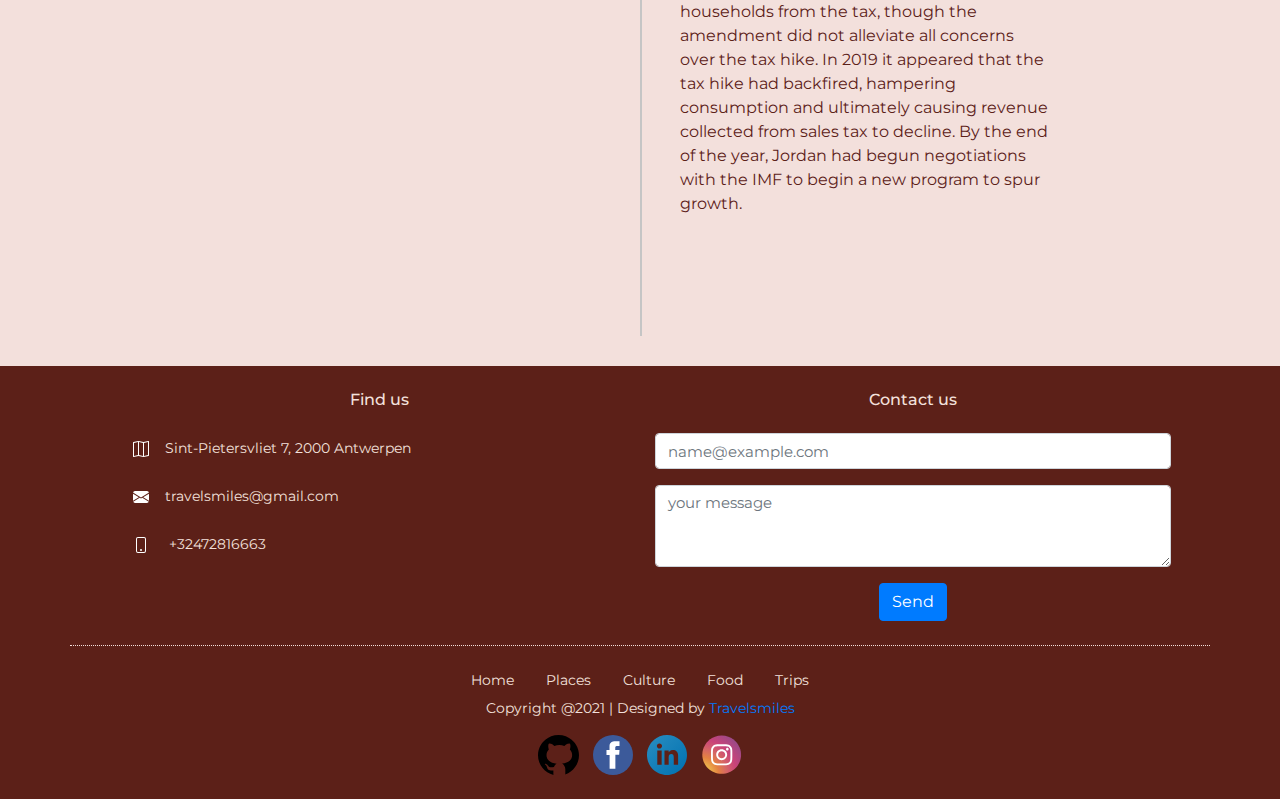
<file: pag/culture.html>
<!DOCTYPE html>
<html lang="en">
<head>
    <!-- Global site tag (gtag.js) - Google Analytics -->
    <script async src="https://www.googletagmanager.com/gtag/js?id=G-G71Y2FYPBW"></script>
    <script>
        window.dataLayer = window.dataLayer || [];

        function gtag() {
            dataLayer.push(arguments);
        }

        gtag('js', new Date());

        gtag('config', 'G-G71Y2FYPBW');
    </script>
    <meta charset="UTF-8">
    <meta name="viewport" content="width=device-width, initial-scale=1.0">
    <link rel="stylesheet" href="https://stackpath.bootstrapcdn.com/bootstrap/4.3.1/css/bootstrap.min.css"
          integrity="sha384-ggOyR0iXCbMQv3Xipma34MD+dH/1fQ784/j6cY/iJTQUOhcWr7x9JvoRxT2MZw1T" crossorigin="anonymous">
    <link rel="preconnect" href="https://fonts.gstatic.com/%22%3E">
    <link href="https://fonts.googleapis.com/css2?family=Kaushan+Script&family=Montserrat&display=swap"
          rel="stylesheet">
    <link rel="stylesheet" href="../css/ostyle.css" class="style">
    <link rel="preconnect" href="https://fonts.gstatic.com">
    <link href="https://fonts.googleapis.com/css2?family=Kaushan+Script&family=Montserrat&display=swap"
          rel="stylesheet">
    <!-- font awesome  -->
    <link rel="stylesheet" href="https://cdnjs.cloudflare.com/ajax/libs/font-awesome/5.15.1/css/all.min.css">
    <link rel="shortcut icon" type="image/png" href="../favicon.ico">
    <meta name="keywords" content="Jordan, Culture, Trips, Food, Middle-East, Petra, Amman, Wadi Rum, Dead Sea, ">
    <title>TravelSmile - Culture</title>
    <meta name="description" content="Jordan culture and history and what to know prior visit Jordan!">
    <meta name=”robots” content="index, follow">

</head>
<body>
<header id="header">
    <nav class="navbar navbar-expand-lg navbar-dark bg-dark">
        <div class="container-fluid">
            <a class="navbar-brand" href="https://oscarpete.github.io/travelsmiles/">
                <img class="logo" src="../img/culture/logo-small.fw.png" alt=""> Travelsmiles
            </a>
            <button class="navbar-toggler" type="button" data-bs-toggle="collapse" data-bs-target="#navbarNavAltMarkup"
                    aria-controls="navbarNavAltMarkup" aria-expanded="false" aria-label="Toggle navigation">
                <span class="navbar-toggler-icon"></span>
            </button>
            <div class="collapse navbar-collapse" id="navbarNavAltMarkup">
                <div class="navbar-nav">
                    <a class="nav-link active" aria-current="page"
                       href="https://oscarpete.github.io/travelsmiles/">Home</a>
                    <a class="nav-link" href="https://oscarpete.github.io/travelsmiles/pag/places.html">Places</a>
                    <a class="nav-link" href="https://oscarpete.github.io/travelsmiles/pag/culture.html">Culture</a>
                    <a class="nav-link" href="https://oscarpete.github.io/travelsmiles/pag/food.html">Food</a>
                    <a class="nav-link" href="https://oscarpete.github.io/travelsmiles/pag/trips.html">Trips</a>
                    <!-- <a class="nav-link disabled" href="#" tabindex="-1" aria-disabled="true">Disabled</a> -->
                </div>
            </div>
            <!-- search field -->
            <form class="form-inline d-none d-lg-block">
                <input class="form-control mr-sm-2" type="search" placeholder="Search" aria-label="Search">
                <button class="btn btn-primary my-2 my-sm-0" type="submit">Search</button>
            </form>
        </div>
    </nav>
</header>
<main>
    <section class="blok1">
        <article>
            <h2>Amazing Jordanian Culture</h2>
            <p>Here we will talk about Jordan's Culture</p>
            <div class="clearfix">
                <p style="clear:right">The culture of Jordan is based in Arabic and Islamic elements. Jordan stands at
                    the intersection of
                    the three continents of the ancient world, lending it geographic and population diversity. Notable
                    aspects of the culture include traditional music and clothing of Jordan, and interest in sports.</p>
                <img class="pic"
                     src="../img/culture/dancers.jpg"
                     alt="jordan culture">
                <p>
                    Archeological evidence indicates that the area of Jordan was occupied by settlers as early as 7000
                    BC, which makes it home to captivating historical and biblical sites. Jordan offers a variety of
                    wonders, from vast desert, to the Dead Sea, to the ancient city of Petra.
                </p>
                <p>
                    Jordanians typically respect those who are kind, friendly, and hospitable. They are generally
                    socially conservative; family values and honor are fiercely protected. Jordanians are proud of their
                    rich cultural heritage.
                </p>
                <br><br>
                <div>
                    <span> <h2>Social interactions</h2></span>

                    <p>Social interaction in Jordan is replete with all kinds of seemingly impenetrable verbal and
                        behavioural
                        rituals, most of which can remain unaddressed by foreigners with impunity. A few things are
                        worth
                        knowing, however.</p>

                    <p>The energy which Jordanians put into social relationships can bring shame to westerners used to
                        keeping
                        a distance. Total strangers greet each other like chums and chat happily about nothing special,
                        passers-by ask each other’s advice or exchange opinions without a second thought, and old
                        friends embark
                        on volleys of salutations and cheek-kisses, joyful arm-squeezing or back-slapping, and earnest
                        enquiries
                        after health, family, business and news. Foreigners more used to avoiding strangers and doing
                        business
                        in shops quickly and impersonally can come across as cold, uninterested and even snooty.
                        Smiling,
                        learning one or two of the standard forms of greeting, acknowledging those who are welcoming you
                        and
                        taking the time to exchange pleasantries will bring you closer to people more quickly than
                        anything
                        else.</p>


                    <p> People shake hands in Jordan much more than in the West, and even the merest contact with a
                        stranger is
                        normally punctuated by at least one or two handshakes to indicate fraternity.</p>
                    <br>


                    <br>
                </div>

            </div>
            <img class="pic2" id="pic2" width="100%"
                 src="../img/culture/besocial.jpg"
                 alt="What to Expect During Social Interactions">
        </article>
        <article>
            <h2>Personal space</h2><br>
            <p>Personal space is treated rather differently in Arab cultures from in the West: for all intents and
                purposes, it doesn’t exist. Queuing is a foreign notion, and in many situations hanging back
                deferentially is an invitation for other people to move in front. Jordanians also relate to the natural
                environment rather differently from westerners. Sitting alone or with a friend in the most perfectly
                tranquil spot, you may find someone coming up to you blocking the sunset and eager for a chat. It can be
                difficult, if not impossible, to convey your desire to be alone.</p>
            <br>
            <h2>Invitations</h2><br>
            <p>It’s almost inevitable that during your time in Jordan you’ll be invited to drink tea with someone,
                either in their shop or their home. It’s quite likely too that at some point you’ll be invited for a
                full meal at someone’s house. Jordanians take hospitality very much to heart, and are honestly
                interested in talking to you and making you feel comfortable. However, offers tend to flow so thick and
                fast that it would be difficult to agree to everyone, yet people are often so eager it can also be
                difficult – and potentially rude – to refuse outright.</p>
            <p>
                First and foremost, whether you’re interested or not, is to take the time to chat civilly; nothing is
                more offensive than walking on without a word or making an impatient gesture, even if they’re the
                twentieth person that day to stop you. If you’re invited and you don’t want to accept, a broad smile
                with your head lowered, your right hand over your heart and “shukran shukran” (“thank you, thank you”)
                is a clear, but socially acceptable, no. You may have to do this several times – it’s all part of the
                social ritual of polite insistence. Adding “marra okhra, insha’allah” (“another time, if God wills it”)
                softens the “no” still further, indicating that you won’t forget their kind offer.
            </p>


        </article>
    </section>
    <section class="blok1">
        <article>

            <h2>Amazing Culture</h2>
            <p>Take a look and be amaze</p>
            <div class="vidcontainer">
                <p>Here you can see a great video about this topic</p>
                <iframe class="responsive-iframe" width="560" height="315"
                        src="https://www.youtube.com/embed/FZhCLVJVWZ8" frameborder="0"
                        allow="accelerometer; autoplay; clipboard-write; encrypted-media; gyroscope; picture-in-picture"
                        allowfullscreen></iframe>

            </div>
        </article>

    </section>


    <div class="parallax"></div>


    <section class="blok1">

        <h1>The Time line of Jordan</h1>
        <div class="timeline">
            <ul>
                <li>
                    <div class="content">
                        <h3> Early Bronze Age</h3>
                        <p>is marked by deposits at the base of Dhībān. Although many sites have been found in the
                            northern portion of the country, few have been excavated, and little evidence of settlement
                            in this period is found south of Al-Shawbak. The region’s early Bronze Age culture was
                            terminated by a nomadic invasion that destroyed the principal towns and villages, marking
                            the end of an apparently peaceful period of development. Security was not reestablished
                            until the Egyptians arrived after 1580 BC. It was once believed that the area was unoccupied
                            from 1900 to 1300 BC, but a systematic archaeological survey has shown that the country had
                            a settled population throughout the period. This was confirmed by the discovery of a small
                            temple at Amman with Egyptian, Mycenaean, and Cypriot imported objects. </p>
                    </div>
                    <div class="time">
                        <h4>c. 3000–2100 BC</h4>
                    </div>
                </li>

                <li>
                    <div class="content">
                        <h3>The Latin kingdom and Muslim domination</h3>
                        <p>The area was devastated in the 6th and 7th centuries by the intermittent warfare between
                            Byzantium and Sāsānian Persia. In 627 the emperor Heraclius finally defeated the Persians
                            and reestablished order, but Byzantium, gravely weakened by the long struggle, was unable to
                            face the unexpected menace of a new power that had arisen in Arabia. In 636 the Muslims—led
                            by the famous “Sword of Islam,” Khālid ibn al-Walīd—destroyed a Byzantine army at the Battle
                            of the Yarmūk River and brought the greater part of Syria and Palestine under Muslim
                            rule.</p>
                    </div>
                    <div class="time">
                        <h4> 6000 and 7000AC</h4>
                    </div>
                </li>

                <li>
                    <div class="content">
                        <h3>Capital at Damascus</h3>
                        <p>The caliphs of the Umayyad dynasty (660–750) established their capital at Damascus and built
                            hunting lodges and palaces in the Jordanian desert. These can still be seen at sites such as
                            Qaṣr ʿAmrah, Al-Kharānah, Al-Ṭūbah, and Qaṣr al-Mushattā. Many Roman forts were also
                            rebuilt. After the ʿAbbāsids seized power in 750, the capital was transferred to Baghdad,
                            and Syria, which had been the Umayyad metropolitan province, was severely repressed. Jordan,
                            now distant from the centre of power, became a backwater and slowly returned to the old
                            Bedouin way of life. With the capture of Jerusalem by the Crusaders in 1099, the Latin
                            kingdom of Jerusalem was extended east of the Jordan, a principality known as Oultre
                            Jourdain was established, and a capital was set up at Al-Karak. After the Crusaders
                            retreated, the history of Jordan remained mostly uneventful. Not until the 16th century did
                            it submit to Ottoman rule and become part of the vilāyet (province) of Damascus. </p>
                    </div>
                    <div class="time">
                        <h4>660–750 ac</h4>
                    </div>
                </li>

                <li>
                    <div class="content">
                        <h3>Linking Damascus and Medina.</h3>
                        <p>In the 19th century the Ottomans settled Circassian, Caucasian, and other refugees in Jordan
                            to protect their communications with Arabia; assisted by Germany, they completed in 1908 the
                            Hejaz Railway linking Damascus and Medina. </p>
                    </div>
                    <div class="time">
                        <h4>19th century ac</h4>
                    </div>
                </li>

                <li>
                    <div class="content">
                        <h3>Transjordan, the Hāshimite Kingdom, and the Palestine war</h3>
                        <p>During World War I the Arabs joined the British against the Ottomans. In a revolt of 1916, in
                            which they were assisted by Colonel T.E. Lawrence, the Arabs severed the Hejaz Railway. In
                            July 1917 the army of Prince Fayṣal ibn Husayn (of the Hāshimite [or Hashemite] dynasty)
                            captured Al-ʿAqabah, and by October 1918 Amman and Damascus were in Allied hands. In 1920
                            the Conference of San Remo in Italy created two mandates; one, over Palestine, was given to
                            Great Britain, and the other, over Syria, went to France. This act effectively separated the
                            area now occupied by Israel and Jordan from that of Syria. In November 1920 ʿAbdullāh,
                            Fayṣal’s brother, arrived in Maʿān (then part of the Hejaz) with 2,000 armed supporters
                            intent on gathering together tribes to attack the French, who had forced Fayṣal to
                            relinquish his newly founded kingdom in Syria. By April 1921, however, the British had
                            decided that ʿAbdullāh would take over as ruler of what then became known as
                            Transjordan. </p>
                    </div>
                    <div class="time">
                        <h4>World War I</h4>
                    </div>
                </li>

                <li>
                    <div class="content">
                        <h3>Full independence</h3>
                        <p>Effectively, Turkish rule in Transjordan was simply replaced by British rule. The mandate,
                            confirmed by the League of Nations in July 1922, gave the British virtually a free hand in
                            administering the territory. However, in September, the establishment of “a Jewish national
                            home” was explicitly excluded from the mandate’s clauses, and it was made clear that the
                            area would also be closed to Jewish immigration. On May 25, 1923, the British recognized
                            Transjordan’s independence under the rule of Emir ʿAbdullāh, but, as outlined in a treaty as
                            well as the constitution in 1928, matters of finance, military, and foreign affairs would
                            remain in the hands of a British “resident.” Full independence was finally achieved after
                            World War II by a treaty concluded in London on March 22, 1946, and ʿAbdullāh subsequently
                            proclaimed himself king. </p>
                    </div>
                    <div class="time">
                        <h4>March 22, 1946</h4>
                    </div>
                </li>

                <li>
                    <div class="content">
                        <h3>A new constitution</h3>
                        <p>A new constitution was promulgated, and in 1949 the name of the state was changed to the
                            <b> Hāshimite Kingdom of Jordan.</b></p>
                    </div>
                    <div class="time">
                        <h4>1949</h4>
                    </div>
                </li>

                <li>
                    <div class="content">
                        <h3>Jordan under King Ḥussein</h3>
                        <p>The history of Jordan after 1953 was largely shaped by King Ḥussein’s policies to secure his
                            throne and to retain or regain the West Bank for the Hāshimite dynasty. Jordan’s
                            relationship with Israel in the first decade of the Jewish state’s existence was uneasy but
                            tolerable, though bloody raids and acts of terrorism carried out by both sides added to the
                            tension. Jordan’s involvement in the Palestinian question led as much to a contest with
                            Egypt over Jordan’s future as it did to a struggle with Israel. In particular, it repeatedly
                            forced Jordan to balance relations with and between various Arab nations, the Palestinians,
                            and the West and Israel. Thus, popular demonstrations, especially in the West Bank, and
                            pressure from Egypt prevented Ḥussein in 1955 from signing the Baghdad Pact, a pro-Western
                            mutual defense treaty that he had initiated between Great Britain, Turkey, Iran, and Iraq.
                            The next year Ḥussein—bowing to popular pressure and in a show of support for Egyptian
                            efforts at pan-Arab leadership—dismissed his British advisers, including Glubb, and
                            abrogated the Anglo-Jordanian treaty of 1946. However, when members of the National Guard,
                            drawn mainly from the West Bank, attempted a coup in April 1957, the king, supported by
                            loyal East Bank Bedouins, purged the legislature of Palestinian nationalists and extremists,
                            banned political parties, and set up a royal dictatorship to curb domestic unrest. </p>
                    </div>
                    <div class="time">
                        <h4>1953 to c. 1960</h4>
                    </div>
                </li>

                <li>
                    <div class="content">
                        <h3>The PLO and the June 1967 war</h3>
                        <p>The emergence in the late 1960s of the Palestine Liberation Organization (PLO) and the
                            militant group Fatah represented a potential threat to Jordan’s sovereignty in the West Bank
                            as well as to Israel. In early 1965, with the support of Egypt and the radical Baʿth Party
                            government in Syria, Fatah began a series of Jordan-based raids against Israel that
                            inflicted serious casualties and property damage. Israel retaliated by raiding the West Bank
                            in an effort to deter these operations. Relations between Jordan and Syria and Egypt and
                            between the Palestinians and Amman soon deteriorated. Ḥussein continued private talks with
                            Israel over the internal and external dangers both countries faced. In late 1966 the Israeli
                            army made a devastating raid into the West Bank village of Al-Samu south of Hebron. Ḥussein
                            responded by attempting to stop the passage of Syrian-based Palestinian guerrillas coming
                            through Jordan into Israel, and he eventually broke off diplomatic ties with Syria. However,
                            as tension mounted between Israel and Egypt and Syria in the spring of 1967, Jordan reversed
                            its position and signed a defense pact with Egypt and Syria. Israeli and Jordanian forces
                            clashed in East Jerusalem, and in June 1967 Ḥussein joined Egypt and Syria in the third
                            Arab-Israeli war. </p>
                    </div>
                    <div class="time">
                        <h4>June 1967</h4>
                    </div>
                </li>

                <li>
                    <div class="content">
                        <h3>From the Persian Gulf War to peace with Israel</h3>
                        <p>Iraq’s invasion of Kuwait in August 1990 and the subsequent Persian Gulf War (fought
                            principally in January–February 1991) forced Ḥussein to choose between two allies, the
                            United States and Iraq. The king leaned heavily toward Iraqi leader Ṣaddām Ḥussein, who also
                            received a zealous and vocal groundswell of support from the Jordanian people. In addition,
                            trade with Iraq represented two-fifths of the kingdom’s gross domestic product. Kuwait’s
                            allies immediately cut off all aid to Jordan, imposed an air and sea blockade, and condemned
                            King Ḥussein’s actions. To make matters worse, between 200,000 and 300,000 refugees from
                            Kuwait were expelled or fled (back) to Jordan. However, by the end of 1991 the United States
                            and Israel were again seeking Ḥussein’s support for an American-Israeli peace
                            initiative. </p>
                    </div>
                    <div class="time">
                        <h4>January–February 1991</h4>
                    </div>
                </li>

                <li>
                    <div class="content">
                        <h3>Arab Spring and reform</h3>
                        <p>After several years of strong economic growth, the global economic recession in 2008–09
                            caused growth to slow in Jordan. In January 2011, following massive antigovernment
                            demonstrations in Tunisia and Egypt (see Arab Spring), thousands of Jordanians attended
                            rallies in Amman to protest high prices, unemployment, public corruption, and a lack of
                            democracy in Jordan. The crowds focused much of their anger on Jordan’s prime minister,
                            Samir Rifai, and his government rather than on the king. The government responded to that
                            popular discontent by announcing a package of subsidies for basic goods, but that did little
                            to placate critics, and protests continued. On February 1 King ʿAbdullāh dismissed the
                            government and appointed a new prime minister, Marouf al-Bakhit. In an official statement
                            the king tasked Bakhit with introducing political reforms and improving living conditions
                            for all Jordanians. </p>
                    </div>
                    <div class="time">
                        <h4>2008 - 2011</h4>
                    </div>
                </li>

                <li>
                    <div class="content">
                        <h3>Continued reform and austerity</h3>
                        <p>Electoral reform was again implemented in 2016, this time introducing a system of
                            proportional representation. The IAF participated in the election for the first time in over
                            a decade. Wary of public perception after years of vilification and nonparticipation, the
                            party formed a political alliance known as the National Coalition for Reform (NCR) that
                            included Christians and non-Islamist Muslims and that avoided campaigning under Islamist
                            slogans. The NCR won only 15 of the 130 parliamentary seats but was the largest organized
                            political group in parliament. The vast majority of seats were won by independent candidates
                            unaffiliated with any party. </p>
                        <p>
                            uided by the IMF and aimed toward reducing public debt and spurring growth. The program
                            required a number of austerity measures in the years that followed. The budget for 2017
                            reduced the deficit largely by raising taxes. Sales tax was increased on many goods in 2018
                            as subsidies for food staples were cut, though low-income individuals would receive cash
                            transfers to offset the subsidy cuts. In late spring, as lawmakers debated a bill to raise
                            income tax by 5 percent, Jordanians took to the streets in the largest protests since 2011.
                            King ʿAbdullāh replaced his prime minister, and the new prime minister rescinded the tax
                            bill. Months later, in November 2018, an amended tax bill was passed that exempted
                            low-income households from the tax, though the amendment did not alleviate all concerns over
                            the tax hike. In 2019 it appeared that the tax hike had backfired, hampering consumption and
                            ultimately causing revenue collected from sales tax to decline. By the end of the year,
                            Jordan had begun negotiations with the IMF to begin a new program to spur growth.
                        </p>
                    </div>
                    <div class="time">
                        <h4>2016 - 2019</h4>
                    </div>
                </li>
                <div style="clear:both;"></div>
            </ul>
        </div>
    </section>

</main>
<a href="#header"><i class="fas fa-arrow-up" id="gotopbtn"></i></a>

<footer class="container-fluid footer text-center text-lg-start small pr-5 pl-5">

    <!-- extensive footer -->
    <div class="container">
        <div class="row p-4">

            <!-- find us column -->
            <div class="col-lg-6 col-md-12 mb-4 mb-md-0">
                <h6 class="text-center pl-4">Find us</h6>
                <ul class="list-unstyled text-left p-2">
                    <li>
                        <img src="../img/Places/map.svg" alt="map" class="white-icon p-3"/><a class="footer-links"
                                                                                              href="https://www.google.com/maps/place/BeCode+Antwerpen/@51.225583,4.3987072,17z/data=!3m1!4b1!4m5!3m4!1s0x47c3f7c8f74a11cd:0x56998eec0e4a84b7!8m2!3d51.2255797!4d4.4008959"
                                                                                              target="_blank">Sint-Pietersvliet
                        7,
                        2000 Antwerpen</a>
                    </li>
                    <li>
                        <img src="../img/Places/email.svg" alt="email" class="white-icon p-3"/><a class="footer-links"
                                                                                                  href="mailto:martedeleeuw@hotmail.com">travelsmiles@gmail.com</a>
                    </li>
                    <li>
                        <img src="../img/Places/phone.svg" alt="phone" class="white-icon p-3"/>
                        <a class="footer-links" href="tel:+32472816663">+32472816663</a>
                    </li>
                </ul>
            </div>

            <!-- Form column -->
            <div class="col-lg-6 col-md-12 mb-4 mb-md-0 small">
                <form action="https://formspree.io/f/mbjpqvgk"
                      method="POST">
                    <h6 class="text-center pb-3">Contact us</h6>
                    <div class="form-group">
                        <input type="email" class="form-control" id="user-email" name="_replyto"
                               placeholder="name@example.com">
                        <label for="user-email">Your e-mail</label>
                    </div>
                    <div class="form-group">
                        <textarea class="form-control" id="user-message" rows="3" name="message"
                                  placeholder="your message"></textarea>
                        <label for="user-message">Your message</label>
                    </div>
                    <button type="submit" class="btn btn-primary">Send</button>
                </form>
            </div>
        </div>
    </div>

    <!-- basic footer -->
    <div class="container mt-3">

        <!-- navbar -->
        <ul class="nav justify-content-center">
            <li class="nav-item">
                <a class="footer-links nav-link active" href="https://oscarpete.github.io/travelsmiles/">Home</a>
            </li>
            <li class="nav-item">
                <a class="footer-links nav-link"
                   href="https://oscarpete.github.io/travelsmiles/pag/places.html">Places</a>
            </li>
            <li class="nav-item">
                <a class="footer-links nav-link" href="https://oscarpete.github.io/travelsmiles/pag/culture.html">Culture</a>
            </li>
            <li class="nav-item">
                <a class="footer-links nav-link" href="https://oscarpete.github.io/travelsmiles/pag/food.html">Food</a>
            </li>
            <li class="nav-item">
                <a class="footer-links nav-link" href="https://oscarpete.github.io/travelsmiles/pag/trips.html">Trips</a>
            </li>
        </ul>

        <!-- copyright -->
        <p class="text-center">Copyright @2021 | Designed by <a href="#">Travelsmiles</a></p>

        <!-- social media links -->
        <div id="logo" class="d-flex justify-content-center pb-4">
            <a href="https://github.com/oscarpete/travelsmiles" target="_blank"><img src="../img/Places/github.svg"
                                                                                     alt="Github icon"/></a>
            <a href="https://www.facebook.com/TheJordanCountry/" target="_blank"><img src="../img/Places/facebook.svg"
                                                                                      alt="Facebook icon"/></a>
            <a href="https://www.linkedin.com/feed/" target="_blank"><img src="../img/Places/linkedin.svg"
                                                                          alt="Linkedin icon"/></a>
            <a href="https://www.instagram.com/visitjordan/" target="_blank"><img src="../img/Places/instagram.svg"
                                                                                  alt="Instagram icon"/></a>
        </div>
    </div>
</footer>
<!-- scripts -->

<script src="https://code.jquery.com/jquery-3.2.1.slim.min.js"
        integrity="sha384-KJ3o2DKtIkvYIK3UENzmM7KCkRr/rE9/Qpg6aAZGJwFDMVNA/GpGFF93hXpG5KkN"
        crossorigin="anonymous"></script>
<script src="https://cdnjs.cloudflare.com/ajax/libs/popper.js/1.12.9/umd/popper.min.js"
        integrity="sha384-ApNbgh9B+Y1QKtv3Rn7W3mgPxhU9K/ScQsAP7hUibX39j7fakFPskvXusvfa0b4Q"
        crossorigin="anonymous"></script>
<script src="https://maxcdn.bootstrapcdn.com/bootstrap/4.0.0/js/bootstrap.min.js"
        integrity="sha384-JZR6Spejh4U02d8jOt6vLEHfe/JQGiRRSQQxSfFWpi1MquVdAyjUar5+76PVCmYl"
        crossorigin="anonymous"></script>
<script src="https://cdn.jsdelivr.net/npm/bootstrap@5.0.0-beta1/dist/js/bootstrap.bundle.min.js"
        integrity="sha384-ygbV9kiqUc6oa4msXn9868pTtWMgiQaeYH7/t7LECLbyPA2x65Kgf80OJFdroafW"
        crossorigin="anonymous"></script>
</body>
</html>
</file>
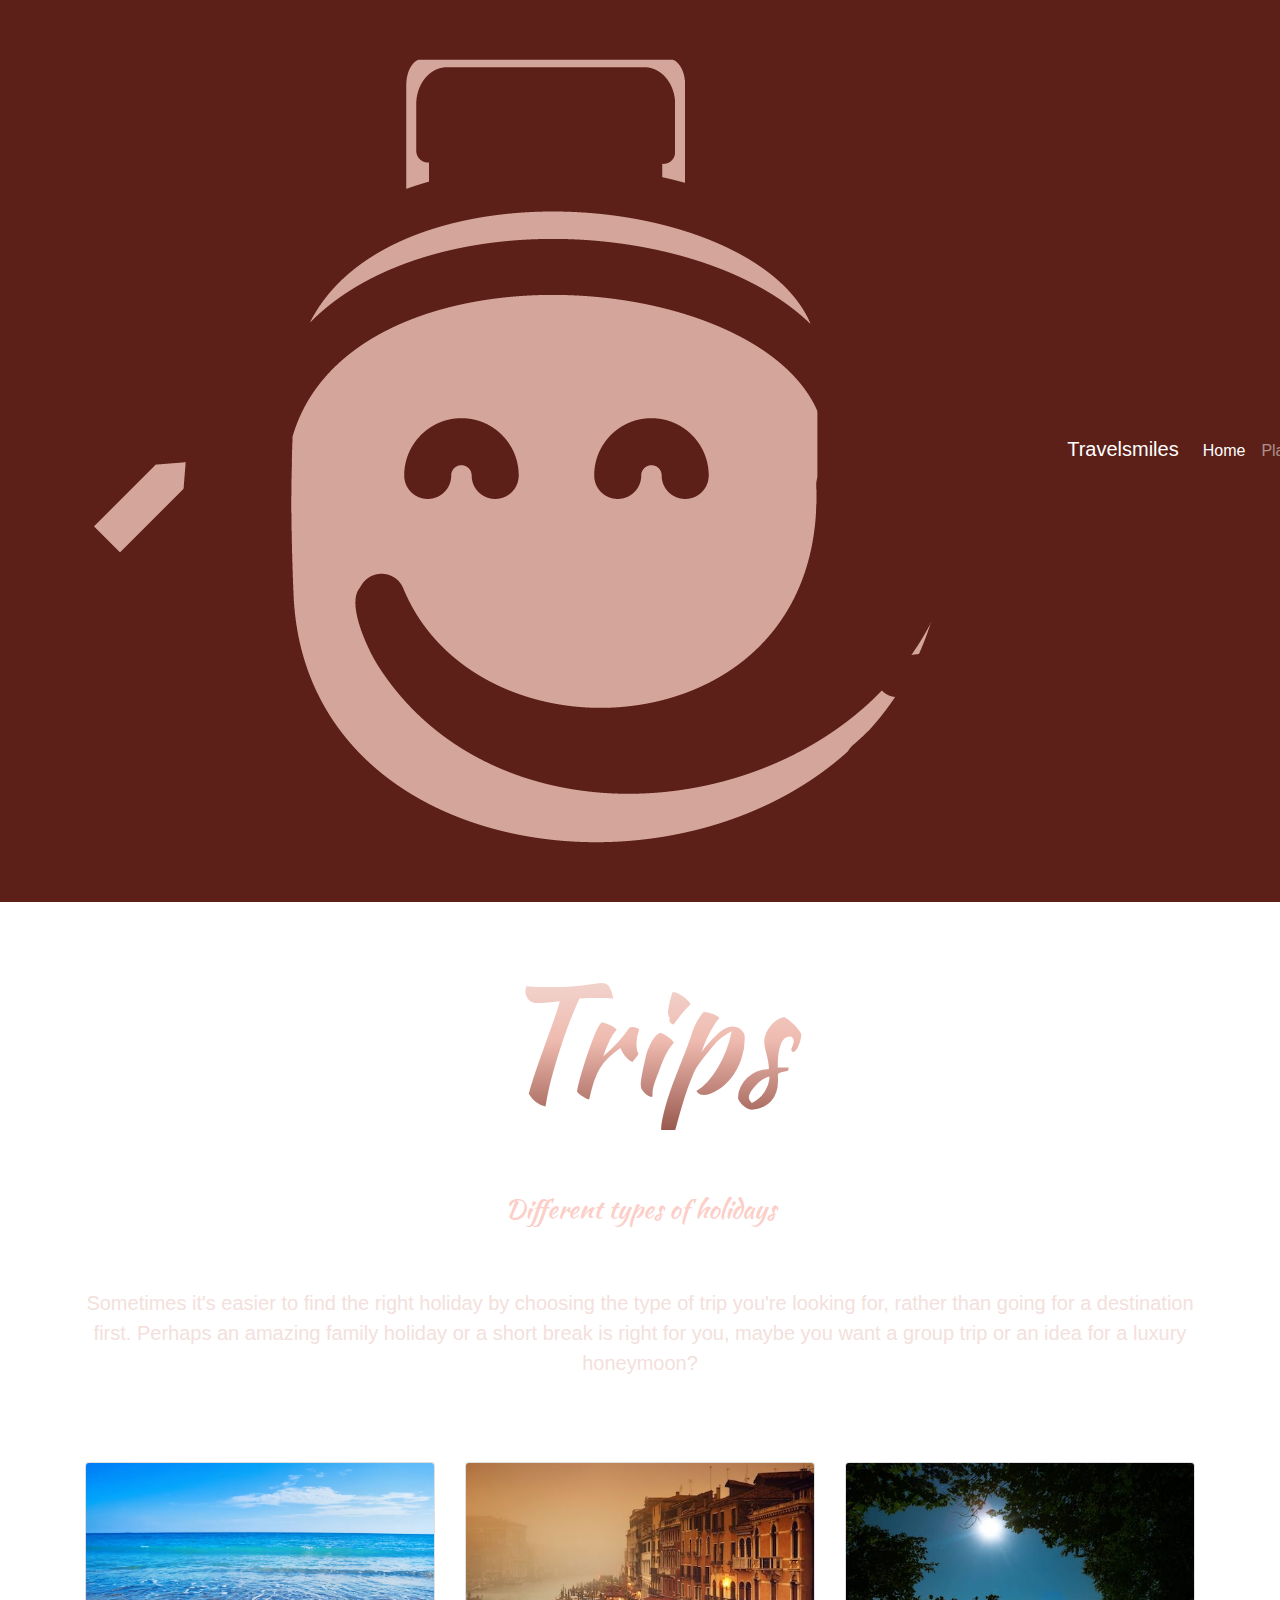
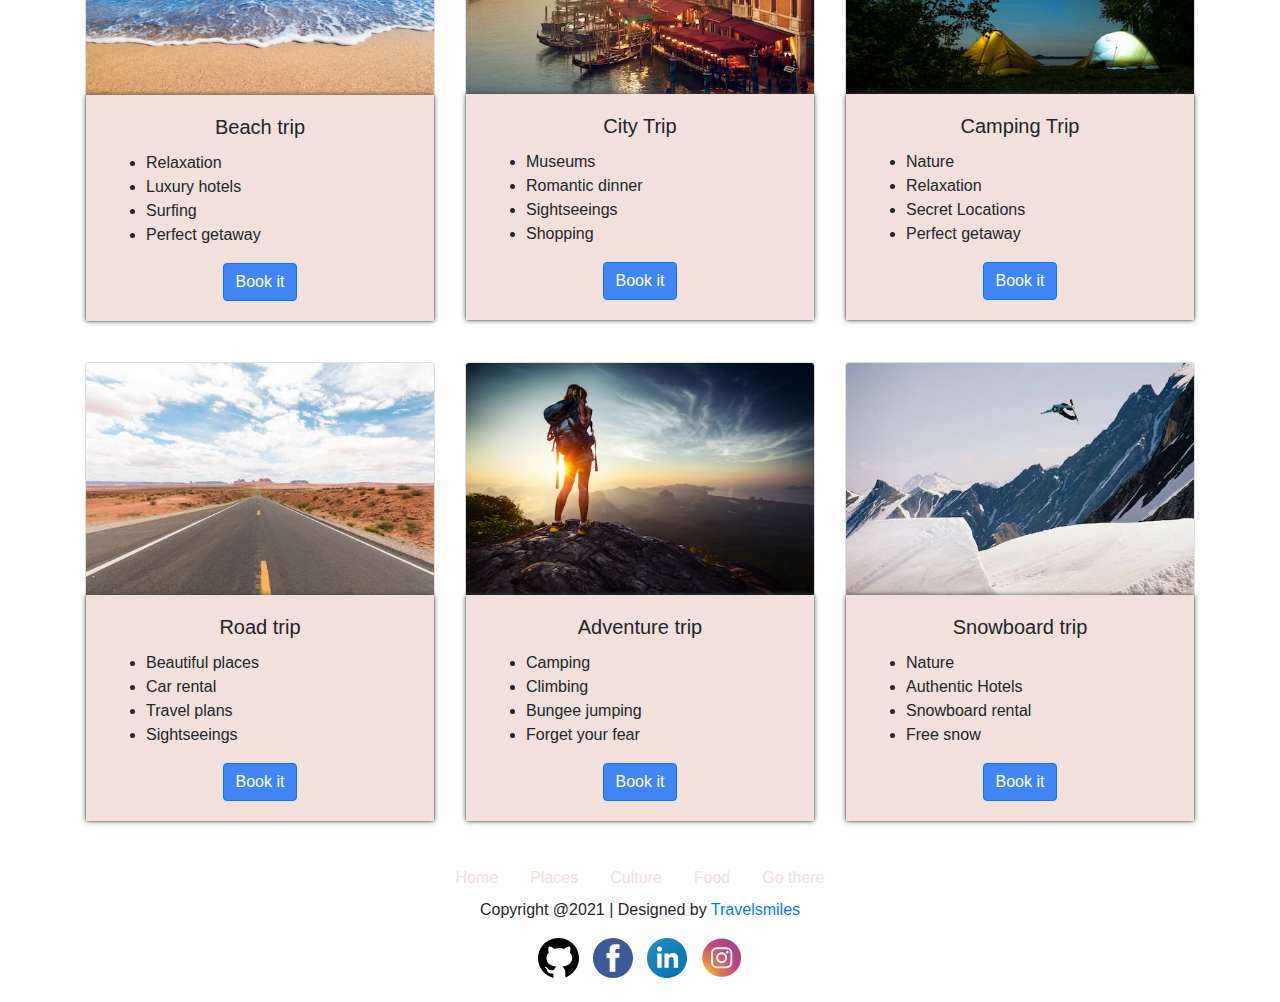
<file: pag/Trips.html>
<!doctype html>
<html lang="en">
<head>
    <!-- Required meta tags -->
    <meta charset="utf-8">
    <meta name="viewport" content="width=device-width, initial-scale=1, shrink-to-fit=no">

    <!-- Bootstrap CSS -->
    <link rel="stylesheet" href="https://maxcdn.bootstrapcdn.com/bootstrap/4.0.0/css/bootstrap.min.css"
          integrity="sha384-Gn5384xqQ1aoWXA+058RXPxPg6fy4IWvTNh0E263XmFcJlSAwiGgFAW/dAiS6JXm" crossorigin="anonymous">
    <link href="https://fonts.googleapis.com/css2?family=Kaushan+Script&family=Montserrat&display=swap" rel="stylesheet">
    <!-- personal CSS -->
    <link rel="stylesheet" href="../css/trips.css">
    <title>Price table HTML CSS</title>
</head>
<body>
<header>
    <nav class="navbar navbar-expand-lg navbar-dark bg-dark">
        <div class="container-fluid">
            <a class="navbar-brand" href="">
                <img src="../img/logo" class="logo" alt=""> Travelsmiles
            </a>
            <button class="navbar-toggler" type="button" data-bs-toggle="collapse" data-bs-target="#navbarNavAltMarkup" aria-controls="navbarNavAltMarkup" aria-expanded="false" aria-label="Toggle navigation">
                <span class="navbar-toggler-icon"></span>
            </button>
            <div class="collapse navbar-collapse" id="navbarNavAltMarkup">
                <div class="navbar-nav">
                    <a class="nav-link active" aria-current="page" href="#">Home</a>
                    <a class="nav-link" href="#">Places</a>
                    <a class="nav-link" href="#">Culture</a>
                    <a class="nav-link" href="#">Food</a>
                    <a class="nav-link" href="#">Trips</a>
                    <!-- <a class="nav-link disabled" href="#" tabindex="-1" aria-disabled="true">Disabled</a> -->
                </div>
            </div>
        </div>
    </nav>
</header>


            <!-- header -->
    <div class="container text-center py-5">
        <h1 class="display-4">Trips</h1>
        <h4 class="h4-header"> Different types of holidays</h4>
        <p class="lead">
            Sometimes it's easier to find the right holiday by choosing the type of trip you're looking for, rather than going for a destination first.
            Perhaps an amazing family holiday or a short break is right for you, maybe you want a group trip or an idea for a luxury honeymoon?</p>
    </div>
            <!-- cards row 1 -->
    <div class="container text-center">
       <div class="row ">
           <div class="col md-4">
               <div class="card">
                   <img src="../img/trips/beach.jpg "  class="card-img-top " alt="Beach-image">
                   <div class="card-body">
                       <h5 class="card-title">Beach trip</h5>
                       <ul>
                           <li>Relaxation</li>
                           <li>Luxury hotels</li>
                           <li>Surfing</li>
                           <li>Perfect getaway</li>
                       </ul>
                       <a href="https://www.travelzoo.com/collection/beach-vacation-deals/" target="_blank" class="btn btn-primary">Book it</a>
                   </div>
               </div>
           </div>
           <div class="col md-4">
               <div class="card">
                   <img src="../img/trips/citytrip.jpg" class="card-img-top" alt="City-trip">
                   <div class="card-body">
                       <h5 class="card-title">City Trip</h5>
                       <ul>
                           <li>Museums</li>
                           <li>Romantic dinner</li>
                           <li>Sightseeings</li>
                           <li>Shopping</li>
                       </ul>

                       <a href="https://www.connections.be/nl-be/citytrips" target="_blank" class="btn btn-primary">Book it</a>
                   </div>
               </div>
           </div>
           <div class="col md-4">
               <div class="card">
                   <img src="../img/trips/camping.jpg" class="card-img-top" alt="Camping-image">
                   <div class="card-body">
                       <h5 class="card-title">Camping Trip</h5>
                       <ul>
                           <li>Nature</li>
                           <li>Relaxation</li>
                           <li>Secret Locations</li>
                           <li>Perfect getaway</li>
                       </ul>
                       <a href="https://www.gooverseas.com/tours-trips/camping" target="_blank" class="btn btn-primary">Book it</a>
                   </div>
               </div>
           </div>
       </div>
                <!-- cards row 2-->
        <div class="row ">
            <div class="col md-4 ">
                <div class="card">
                    <img src="../img/trips/roadtrip.jpg" class="card-img-top" alt="Roadtrip-image">
                    <div class="card-body">
                        <h5 class="card-title">Road trip</h5>
                        <ul>
                            <li>Beautiful places</li>
                            <li>Car rental</li>
                            <li>Travel plans</li>
                            <li>Sightseeings</li>
                        </ul>
                        <a href="https://www.orbitz.com/lp/deals/weekend-road-trips" target="_blank" class="btn btn-primary">Book it</a>
                    </div>
                </div>
            </div>
            <div class="col md-4">
                <div class="card">
                    <img src="../img/trips/adventure.jpg" class="card-img-top" alt="Adventure-image">
                    <div class="card-body">
                        <h5 class="card-title">Adventure trip</h5>
                        <ul>
                            <li>Camping</li>
                            <li>Climbing</li>
                            <li>Bungee jumping</li>
                            <li>Forget your fear</li>
                        </ul>
                        <a href="https://www.bookotrip.com/themes/adventure-packages" target="_blank" class="btn btn-primary">Book it</a>
                    </div>
                </div>
            </div>
            <div class="col md-4">
                <div class="card">
                    <img src="../img/trips/snow.jpg" class="card-img-top" alt="Snow-image">
                    <div class="card-body">
                        <h5 class="card-title">Snowboard trip</h5>
                        <ul>
                            <li>Nature</li>
                            <li>Authentic Hotels</li>
                            <li>Snowboard rental</li>
                            <li>Free snow</li>
                        </ul>
                        <a href="https://snowsportvacations.com/" target="_blank" class="btn btn-primary">Book it</a>
                    </div>
                </div>
            </div>
        </div>
    </div>

<!-- basic footer -->
<div class="container mt-3">

    <!-- navbar -->
    <ul class="nav justify-content-center">
        <li class="nav-item">
            <a class="footer-links nav-link active" href="#">Home</a>
        </li>
        <li class="nav-item">
            <a class="footer-links nav-link" href="#">Places</a>
        </li>
        <li class="nav-item">
            <a class="footer-links nav-link" href="#">Culture</a>
        </li>
        <li class="nav-item">
            <a class="footer-links nav-link" href="#">Food</a>
        </li>
        <li class="nav-item">
            <a class="footer-links nav-link" href="#">Go there</a>
        </li>
    </ul>

    <!-- copyright -->
    <p class="text-center">Copyright @2021 | Designed by <a href="#">Travelsmiles</a></p>

    <!-- social media links -->
    <div id="logo" class="d-flex justify-content-center pb-4">
        <a href="https://github.com/oscarpete/travelsmiles" target="_blank"><img src="../img/Places/github.svg"
                                                                                 alt="Github icon"/></a>
        <a href="" target="_blank"><img src="../img/Places/facebook.svg" alt="Facebook icon"/></a>
        <a href="" target="_blank"><img src="../img/Places/linkedin.svg" alt="Linkedin icon"/></a>
        <a href="" target="_blank"><img src="../img/Places/instagram.svg" alt="Instagram icon"/></a>
    </div>
</div>
</footer>



<!-- Optional JavaScript -->
<!-- jQuery first, then Popper.js, then Bootstrap JS -->
<script src="https://code.jquery.com/jquery-3.2.1.slim.min.js" integrity="sha384-KJ3o2DKtIkvYIK3UENzmM7KCkRr/rE9/Qpg6aAZGJwFDMVNA/GpGFF93hXpG5KkN" crossorigin="anonymous"></script>
<script src="https://cdnjs.cloudflare.com/ajax/libs/popper.js/1.12.9/umd/popper.min.js" integrity="sha384-ApNbgh9B+Y1QKtv3Rn7W3mgPxhU9K/ScQsAP7hUibX39j7fakFPskvXusvfa0b4Q" crossorigin="anonymous"></script>
<script src="https://maxcdn.bootstrapcdn.com/bootstrap/4.0.0/js/bootstrap.min.js" integrity="sha384-JZR6Spejh4U02d8jOt6vLEHfe/JQGiRRSQQxSfFWpi1MquVdAyjUar5+76PVCmYl" crossorigin="anonymous"></script>

</body>
</html>
</file>
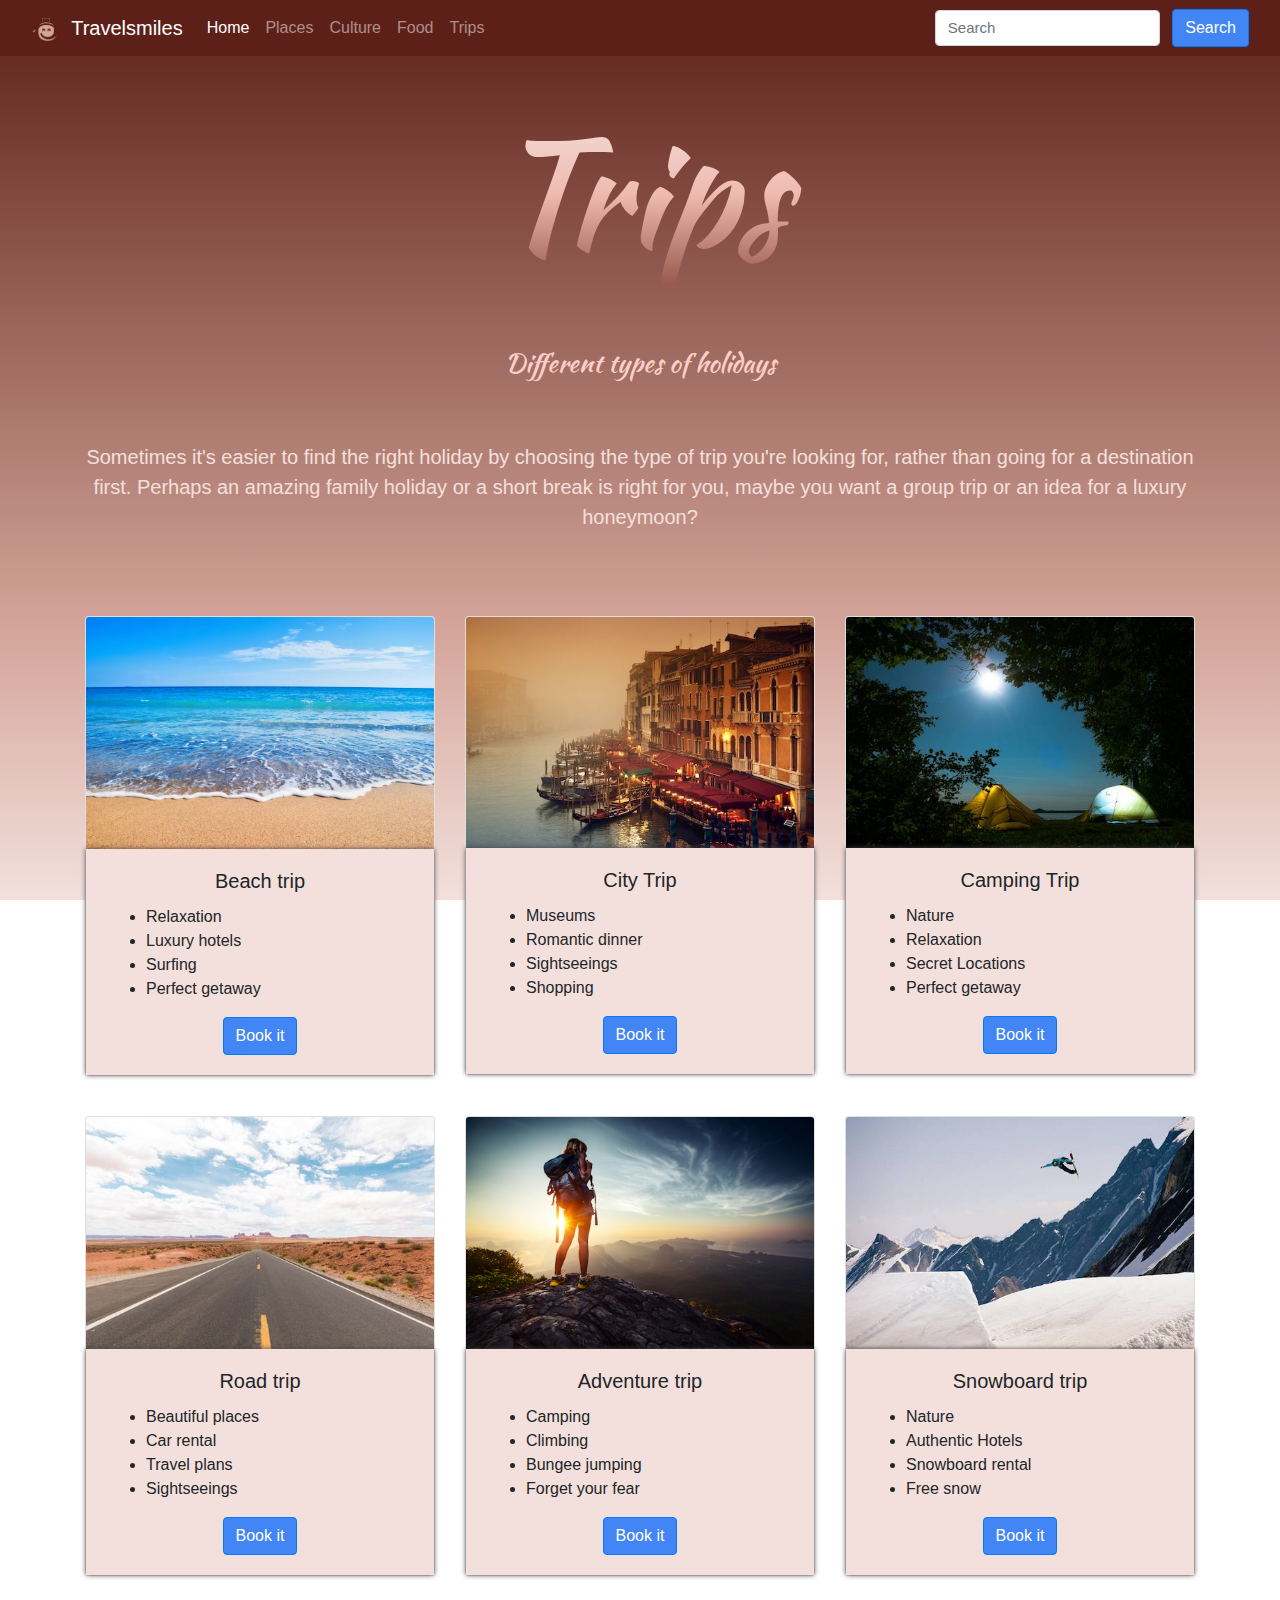
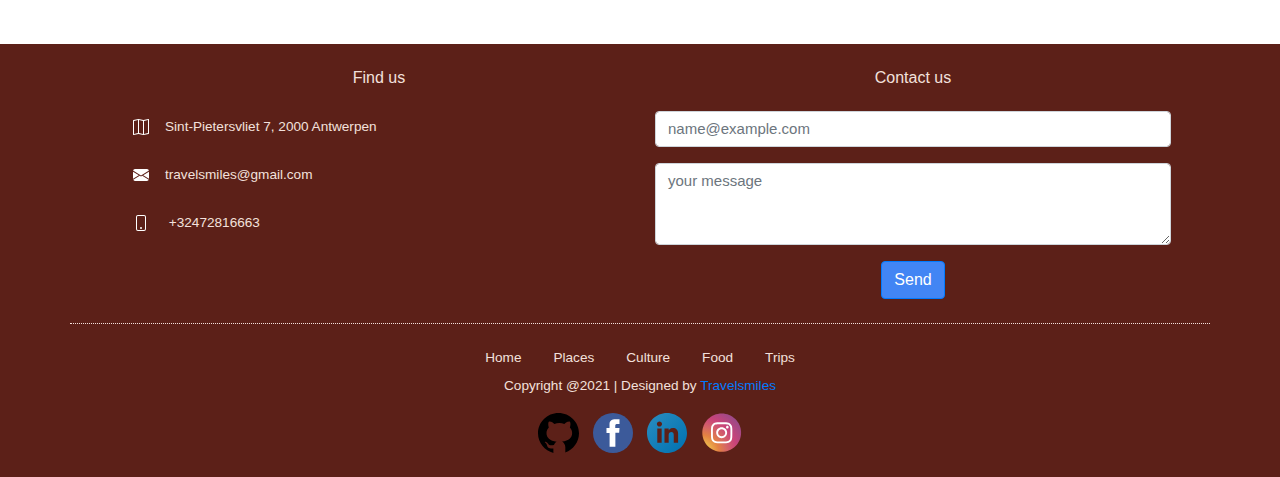
<file: pag/trips.html>
<!doctype html>
<html lang="en">
<head>
    <script async src="https://www.googletagmanager.com/gtag/js?id=G-G71Y2FYPBW"></script>
    <script>
        window.dataLayer = window.dataLayer || [];

        function gtag() {
            dataLayer.push(arguments);
        }

        gtag('js', new Date());

        gtag('config', 'G-G71Y2FYPBW');
    </script>

        <!-- Required meta tags -->
    <meta charset="utf-8">
    <meta name="viewport" content="width=device-width, initial-scale=1, shrink-to-fit=no">

    <!-- Bootstrap CSS -->
    <link rel="stylesheet" href="https://maxcdn.bootstrapcdn.com/bootstrap/4.0.0/css/bootstrap.min.css"
          integrity="sha384-Gn5384xqQ1aoWXA+058RXPxPg6fy4IWvTNh0E263XmFcJlSAwiGgFAW/dAiS6JXm" crossorigin="anonymous">
    <link href="https://fonts.googleapis.com/css2?family=Kaushan+Script&family=Montserrat&display=swap" rel="stylesheet">


    <!-- personal CSS -->
    <link rel="stylesheet" href="../css/trips.css">
    <link rel="shortcut icon" type="image/png" href="../favicon.ico">
    <title>Travelsmiles - Trips</title>
</head>
<body>
<header>

    <!-- nav bar -->
    <nav class="navbar navbar-expand-lg navbar-dark bg-dark">
        <div class="container-fluid">
            <a class="navbar-brand" href="">
                <img src="../img/trips/logo" class="logoheader" alt=""> Travelsmiles
            </a>
            <button class="navbar-toggler" type="button" data-bs-toggle="collapse" data-bs-target="#navbarNavAltMarkup" aria-controls="navbarNavAltMarkup" aria-expanded="false" aria-label="Toggle navigation">
                <span class="navbar-toggler-icon"></span>
            </button>
            <div class="collapse navbar-collapse" id="navbarNavAltMarkup">
                <div class="navbar-nav">
                    <a class="nav-link active" aria-current="page" href="https://oscarpete.github.io/travelsmiles/">Home</a>
                    <a class="nav-link" href="https://oscarpete.github.io/travelsmiles/pag/places.html">Places</a>
                    <a class="nav-link" href="https://oscarpete.github.io/travelsmiles/pag/culture.html">Culture</a>
                    <a class="nav-link" href="https://oscarpete.github.io/travelsmiles/pag/food.html">Food</a>
                    <a class="nav-link" href="https://oscarpete.github.io/travelsmiles/pag/trips.html">Trips</a>
                    <!-- <a class="nav-link disabled" href="#" tabindex="-1" aria-disabled="true">Disabled</a> -->
                </div>
            </div>
            <form class="form-inline d-none d-lg-block">
                <input class="form-control mr-sm-2" type="search" placeholder="Search" aria-label="Search">
                <button class="btn btn-primary my-2 my-sm-0" type="submit">Search</button>
            </form>
        </div>
    </nav>
</header>


            <!-- header -->

    <div class="container text-center py-5">

            <h1 class="display-4">Trips</h1>
            <h4 class="h4-header"> Different types of holidays</h4>
            <p class="lead">
                Sometimes it's easier to find the right holiday by choosing the type of trip you're looking for, rather than going for a destination first.
                Perhaps an amazing family holiday or a short break is right for you, maybe you want a group trip or an idea for a luxury honeymoon?</p>


    </div>
            <!-- cards row 1 -->
    <div class="container text-center">
       <div class="row ">
           <div class="col md-4 sm-3 xs-1">
               <div class="card">
                   <img src="../img/trips/beach.jpg "  class="card-img-top " alt="Beach-image">
                   <div class="card-body">
                       <h5 class="card-title">Beach trip</h5>
                       <ul>
                           <li>Relaxation</li>
                           <li>Luxury hotels</li>
                           <li>Surfing</li>
                           <li>Perfect getaway</li>
                       </ul>
                       <a href="https://www.travelzoo.com/collection/beach-vacation-deals/" target="_blank" class="btn btn-primary">Book it</a>
                   </div>
               </div>
           </div>
           <div class="col md-4 sm-3 xs-1">
               <div class="card">
                   <img src="../img/trips/citytrip.jpg" class="card-img-top" alt="City-trip">
                   <div class="card-body">
                       <h5 class="card-title">City Trip</h5>
                       <ul>
                           <li>Museums</li>
                           <li>Romantic dinner</li>
                           <li>Sightseeings</li>
                           <li>Shopping</li>
                       </ul>

                       <a href="https://www.connections.be/nl-be/citytrips" target="_blank" class="btn btn-primary">Book it</a>
                   </div>
               </div>
           </div>
           <div class="col md-4 sm-3 xs-1">
               <div class="card">
                   <img src="../img/trips/camping.jpg" class="card-img-top" alt="Camping-image">
                   <div class="card-body">
                       <h5 class="card-title">Camping Trip</h5>
                       <ul>
                           <li>Nature</li>
                           <li>Relaxation</li>
                           <li>Secret Locations</li>
                           <li>Perfect getaway</li>
                       </ul>
                       <a href="https://www.gooverseas.com/tours-trips/camping" target="_blank" class="btn btn-primary">Book it</a>
                   </div>
               </div>
           </div>
       </div>
                <!-- cards row 2-->
        <div class="row ">
            <div class="col md-4 sm-3 xs-1">
                <div class="card">
                    <img src="../img/trips/roadtrip.jpg" class="card-img-top" alt="Roadtrip-image">
                    <div class="card-body">
                        <h5 class="card-title">Road trip</h5>
                        <ul>
                            <li>Beautiful places</li>
                            <li>Car rental</li>
                            <li>Travel plans</li>
                            <li>Sightseeings</li>
                        </ul>
                        <a href="https://www.orbitz.com/lp/deals/weekend-road-trips" target="_blank" class="btn btn-primary">Book it</a>
                    </div>
                </div>
            </div>
            <div class="col md-4 sm-3 xs-1">
                <div class="card">
                    <img src="../img/trips/adventure.jpg" class="card-img-top" alt="Adventure-image">
                    <div class="card-body">
                        <h5 class="card-title">Adventure trip</h5>
                        <ul>
                            <li>Camping</li>
                            <li>Climbing</li>
                            <li>Bungee jumping</li>
                            <li>Forget your fear</li>
                        </ul>
                        <a href="https://www.bookotrip.com/themes/adventure-packages" target="_blank" class="btn btn-primary">Book it</a>
                    </div>
                </div>
            </div>
            <div class="col md-4 col sm-3 col xs-1">
                <div class="card">
                    <img src="../img/trips/snow.jpg" class="card-img-top" alt="Snow-image">
                    <div class="card-body">
                        <h5 class="card-title">Snowboard trip</h5>
                        <ul>
                            <li>Nature</li>
                            <li>Authentic Hotels</li>
                            <li>Snowboard rental</li>
                            <li>Free snow</li>
                        </ul>
                        <a href="https://snowsportvacations.com/" target="_blank" class="btn btn-primary">Book it</a>
                    </div>
                </div>
            </div>
        </div>
    </div>

<footer class="container-fluid footer text-center text-lg-start small pr-5 pl-5">

    <!-- extensive footer -->
    <div class="container mt-5">
        <div class="row p-4">

            <!-- find us column -->
            <div class="col-lg-6 col-md-12 mb-4 mb-md-0">
                <h6 class="text-center pl-4">Find us</h6>
                <ul class="list-unstyled text-left p-2">
                    <li>
                        <img src="../img/Places/map.svg" alt="map" class="white-icon p-3"/><a class="footer-links"
                                                                                              href="https://www.google.com/maps/place/BeCode+Antwerpen/@51.225583,4.3987072,17z/data=!3m1!4b1!4m5!3m4!1s0x47c3f7c8f74a11cd:0x56998eec0e4a84b7!8m2!3d51.2255797!4d4.4008959"
                                                                                              target="_blank">Sint-Pietersvliet 7,
                        2000 Antwerpen</a>
                    </li>
                    <li>
                        <img src="../img/Places/email.svg" alt="email" class="white-icon p-3"/><a class="footer-links"
                                                                                                  href="mailto:martedeleeuw@hotmail.com">travelsmiles@gmail.com</a>
                    </li>
                    <li>
                        <img src="../img/Places/phone.svg" alt="phone" class="white-icon p-3"/>
                        <a class="footer-links" href="tel:+32472816663">+32472816663</a>
                    </li>
                </ul>
            </div>

            <!-- Form column -->
            <div class="col-lg-6 col-md-12 mb-4 mb-md-0 small">
                <form action="https://formspree.io/f/mbjpqvgk"
                      method="POST">
                    <h6 class="text-center pb-3">Contact us</h6>
                    <div class="form-group">
                        <input type="email" class="form-control" id="user-email" name="_replyto"
                               placeholder="name@example.com">
                        <label for="user-email">Your e-mail</label>
                    </div>
                    <div class="form-group">
                        <textarea class="form-control" id="user-message" rows="3" name="message"
                                  placeholder="your message"></textarea>
                        <label for="user-message">Your message</label>
                    </div>
                    <button type="submit" class="btn btn-primary">Send</button>
                </form>
            </div>
        </div>
    </div>
<!-- basic footer -->
<div class="container mt-3">

    <!-- navbar -->
    <ul class="nav justify-content-center">
        <li class="nav-item">
            <a class="footer-links nav-link active" href="#">Home</a>
        </li>
        <li class="nav-item">
            <a class="footer-links nav-link" href="#">Places</a>
        </li>
        <li class="nav-item">
            <a class="footer-links nav-link" href="#">Culture</a>
        </li>
        <li class="nav-item">
            <a class="footer-links nav-link" href="#">Food</a>
        </li>
        <li class="nav-item">
            <a class="footer-links nav-link" href="#">Trips</a>
        </li>
    </ul>

    <!-- copyright -->
    <p class="text-center">Copyright @2021 | Designed by <a href="#">Travelsmiles</a></p>

    <!-- social media links -->
    <div id="logo" class="d-flex justify-content-center pb-4">
        <a href="https://github.com/oscarpete/travelsmiles" target="_blank"><img src="../img/Places/github.svg"
                                                                                 alt="Github icon"/></a>
        <a href="https://www.facebook.com/TheJordanCountry/" target="_blank"><img src="../img/Places/facebook.svg"
                                                                                  alt="Facebook icon"/></a>
        <a href="https://www.linkedin.com/feed/" target="_blank"><img src="../img/Places/linkedin.svg"
                                                                      alt="Linkedin icon"/></a>
        <a href="https://www.instagram.com/visitjordan/" target="_blank"><img src="../img/Places/instagram.svg"
                                                                              alt="Instagram icon"/></a>
    </div>
</div>
</footer>
</body>
</html>
</file>
<file: css/serkan.css>
html {
    scroll-behavior: smooth;
}

body {
    background-color: #F3E0DC;
}

.logo {
    width: 35px;
    padding-right: 5px;
}

.searchbar {
    float: right;
    display: inline-block;
}

.container {
    max-width: 100%;
    margin: 0 auto;
    background: #F3E0DC;
    font-size: 24px;
    padding: 0;
}

.parallax {
    color: white;
    background: url("../img/serkan/petra2.jpg") no-repeat center;
    background-size: cover;
    background-attachment: fixed;
    height: 800px;
    padding: 50px;
    opacity: 0.7;
}

.parallax h1 {
    margin-left: 10px;
    font-family: "Kaushan Script", cursive;
    font-size: 70px;
    z-index: 2

}

.parallax h2 {
    margin-left: 300px;
    font-family: "Kaushan Script", cursive;
    z-index: 2
}

.parallax p {
    padding: 15px;
    margin-left: 200px;
    margin-bottom: 100px;
    z-index: 2;
    position: relative;
    font-family: "Montserrat", sans-serif;
}

.card {
    background-color: #F3E0DC;
}

.border {
    border-color: #F3E0DC;
}

.inner {
    overflow: hidden;
}

.inner img {
    transition: all 1.5s ease;
    opacity: 0.9;
}

.inner:hover img {
    transform: scale(1.5);
}

.my-btn {
    background-color: #BC4639;
    border-radius: 15px;
    color: #F3E0DC;
}

.my-btn:hover {
    background-color: #5C2018;
    color: #F3E0DC;
}

.preface h1 {
    color: #5C2018;
}

.preface p {
    color: #BC4639;
    font-family: "Montserrat", sans-serif;
}

.card-title {
    color: #5C2018;
}

.card-text {
    color: #BC4639;
    font-family: "Montserrat", sans-serif;
    font-style: italic;
}

#gotopbtn {
    position: fixed;
    width: 50px;
    height: 50px;
    bottom: 10px;
    right: 10px;
    background: #bc4639;
    color: #F3E0DC;
    text-decoration: none;
    text-align: center;
    line-height: 50px;
    font-size: 30px;
    opacity: 0.7;
}

/* footer */
.footer {
    left: 0;
    bottom: 0;
    text-align: center;
    background-color: #5C2018;
    color: #F3E0DC;
}

.footer .container-footer:nth-child(1) {
    border-bottom: dotted 1px #F3E0DC;
}

.footer-links {
    color: #F3E0DC;
}

.footer-links:hover {
    text-decoration: underline;
}

.form-control {
    font-size: 15px;
}

.footer-btn-primary {
    color: #F3E0DC;
    background-color: #4285F4;
    border-color: #4285F4;
}

.footer-btn-primary:hover {
    color: #F3E0DC;
    background-color: #0946a7;
    border-color: #4285F4;
}

label {
    display: none;
}

#logo {
    display: flex;
    min-width: 0.5rem;
}

#logo img {
    height: 40px;
    margin: 0 7px;
}

.white-icon {
    filter: invert(100%) sepia(0%) saturate(7489%) hue-rotate(238deg) brightness(99%) contrast(103%);
}

@media (max-width:500px) {
    .parallax{
        background-size: auto;
    }
    .parallax h2{
        margin: 10px auto;
        padding: 0;
        font-size: 20px;
        float: left;
    }
    .parallax h1{
        margin: 10px auto;
        padding: 0;
        font-size: 24px;
        float: left;
    }
    .parallax p {
        margin: 0 auto;
        padding: 0;
        float: left;
        font-size: 16px;
    }
}
</file>
<file: pag/Places/style.css>
.navbar {
    color: #F3E0DC;
}

.bg-dark {
    background-color: #5C2018!important;
}

.bg-light {
    background-color: #F3E0DC !important;
}


.carousel-caption {
    color: #F3E0DC;
}

.carousel-caption > p, h2 {
    background: rgba(0, 0, 0, 0.6);
    padding-left: 25px;
    padding-right: 25px;
    padding-top: 3px;
    padding-bottom: 3px;
}

.btn-primary {
    color: #F3E0DC;
    background-color: #4285F4;
    border-color: #4285F4;
}

.btn-primary:hover {
    color: #F3E0DC;
    background-color: #0946a7;
    border-color: #4285F4;
}
</file>
<file: css/ostyle.css>
@import url('https://fonts.googleapis.com/css?family=Montserrat:400,500,600');

*, :after, :before {
    box-sizing: border-box;
    border: 0 solid;
}

html {
    scroll-behavior: smooth;
}

body {
    padding: 0;
    margin: 0;
    font-family: 'Montserrat', sans-serif;
    height: 100%;
    background-color: #F3E0DC;
    color: #5C2018;
}

.logo {
    width: 35px;
    padding-right: 5px;
}

.navbar {
    color: #F3E0DC;
}

.bg-dark {
    background-color: #5C2018 !important;
}

.blok1 {
    margin: auto;
    width: 90%;
    padding: 20px;
}


.pic {
    border-radius: 5%;
    float: right;
    margin-left: auto;
    margin-right: auto;
    margin-bottom: 15px;
    width: 50%;
    box-shadow: 0 4px 8px 0 rgba(0, 0, 0, 0.2), 0 6px 20px 0 rgba(0, 0, 0, 0.19);
}

.pic2 {
    display: flex;
    justify-content: center;
}

.clearfix {
    overflow: auto;
}

h1 {
    font-size: 60px;
    text-align: center;
}

h2 {
    font-size: 45px;
    text-align: center;
}

.vidcontainer {
    position: relative;
    overflow: hidden;
    width: 100%;
    padding-top: 56.25%; /* 16:9 Aspect Ratio (divide 9 by 16 = 0.5625) */
}

.responsive-iframe {
    position: absolute;
    top: 0;
    left: 0;
    bottom: 0;
    right: 0;
    width: 100%;
    height: 100%;
    border: none;
}

#gotopbtn {
    position: fixed;
    width: 50px;
    height: 50px;

    bottom: 10px;
    right: 10px;
    background: #BC4639;
    color: #F3E0DC;

    text-decoration: none;
    text-align: center;
    line-height: 50px;
    font-size: 30px;
    opacity: 0.7;
}

/* ---- paralax -- */

.parallax {
    /* The image used */
    background-image: url("../img/culture/cult1.jpg");

    /* Set a specific height */
    height: 500px;

    /* Create the parallax scrolling effect */
    background-attachment: fixed;
    background-position: center;
    background-repeat: no-repeat;
    background-size: cover;
}

/* ---- paralax -- */


/*--- footer ---*/


.footer {
    left: 0;
    bottom: 0;
    text-align: center;
    background-color: #5C2018;
    color: #F3E0DC;
}

.footer .container:nth-child(1) {
    border-bottom: dotted 1px #F3E0DC;
}

.footer-links {
    color: #F3E0DC;
}

.footer-links:hover {
    text-decoration: underline;
}

.small {
    font-size: 85%;
}

.form-control {
    font-size: 15px;
}

label {
    display: none;
}

#logo {
    display: flex;
    min-width: 0.5rem;
}

#logo img {
    height: 40px;
    margin: 0 7px;
}

.white-icon {
    filter: invert(100%) sepia(0%) saturate(7489%) hue-rotate(238deg) brightness(99%) contrast(103%);
}

/*--- footer ends---*/

/** ---------here goes the time line ---------  **/
.timeline {
    position: relative;
    margin: 50px auto;
    padding: 40px 0;
    width: 900px;
    box-sizing: border-box;
}

.timeline:before {
    content: '';
    position: absolute;
    left: 50%;
    width: 2px;
    height: 100%;
    background: #c5c5c5;
}

.timeline ul {
    padding: 0;
    margin: 0;
}

.timeline ul li {
    list-style: none;
    position: relative;
    width: 50%;
    padding: 20px 40px;
    box-sizing: border-box;
}

.timeline ul li:nth-child(odd) {
    float: left;
    text-align: right;
    clear: both;
}

.timeline ul li:nth-child(even) {
    float: right;
    text-align: left;
    clear: both;
}

.content {
    padding-bottom: 20px;
}

.timeline ul li:nth-child(odd):before {
    content: '';
    position: absolute;
    width: 10px;
    height: 10px;
    top: 24px;
    right: -6px;
    background: rgba(92, 32, 24);
    border-radius: 50%;
    box-shadow: 0 0 0 3px rgba(233, 33, 99, 0.2);
}

.timeline ul li:nth-child(even):before {
    content: '';
    position: absolute;
    width: 10px;
    height: 10px;
    top: 24px;
    left: -4px;
    background: rgba(92, 32, 24);
    border-radius: 50%;
    box-shadow: 0 0 0 3px rgba(233, 33, 99, 0.2);
}

.timeline ul li h3 {
    padding: 0;
    margin: 0;
    color: rgba(92, 32, 24);
    font-weight: 600;
}

.timeline ul li p {
    margin: 10px 0 0;
    padding: 0;
}

.timeline ul li .time h4 {
    margin: 0;
    padding: 0;
    font-size: 14px;
}

.timeline ul li:nth-child(odd) .time {
    position: absolute;
    top: 12px;
    right: -165px;
    margin: 0;
    padding: 8px 16px;
    background: rgba(92, 32, 24);
    color: #fff;
    border-radius: 18px;
    box-shadow: 0 0 0 3px rgba(233, 33, 99, 0.3);
}

.timeline ul li:nth-child(even) .time {
    position: absolute;
    top: 12px;
    left: -165px;
    margin: 0;
    padding: 8px 16px;
    background: rgba(92, 32, 24);
    color: #fff;
    border-radius: 18px;
    box-shadow: 0 0 0 3px rgba(233, 33, 99, 0.3);
}

@media (max-width: 1000px) {
    .timeline {
        width: 100%;
    }
}

@media (max-width: 767px) {
    .timeline {
        width: 100%;
        padding-bottom: 0;
    }

    h1 {
        font-size: 40px;
        text-align: center;
    }

    .timeline:before {
        left: 20px;
        height: 100%;
    }

    .timeline ul li:nth-child(odd),
    .timeline ul li:nth-child(even) {
        width: 100%;
        text-align: left;
        padding-left: 50px;
        padding-bottom: 50px;
    }

    .timeline ul li:nth-child(odd):before,
    .timeline ul li:nth-child(even):before {
        top: -18px;
        left: 16px;
    }

    .timeline ul li:nth-child(odd) .time,
    .timeline ul li:nth-child(even) .time {
        top: -30px;
        left: 50px;
        right: inherit;
    }
}

/*--    ends time line --*/


/*-- responsive starts --*/
@media screen and (max-width: 600px) {
    .pic, .pic2, .vidcontainer {
        width: 100%;
    }

    a.button5 {
        display: block;
        margin: 0.4em auto;
    }

    h2 {
        font-size: 25px;
        text-align: center;
    }

    p {
        font-size: 15px;
    }

    /* Small devices (portrait tablets and large phones, 600px and up) */
    @media only screen and (min-width: 600px) {
        .pic2 {
            width: 100%;
        }

    }
    @media only screen and (max-width: 860px){
        #pic2 {
            width: 100%!important;
        }
    }

    /* Medium devices (landscape tablets, 768px and up) */
    @media only screen and (min-width: 768px) {
        #pic2 {
            width: 100%;
        }

        h2 {
            font-size: 45px;
            text-align: center;
        }

        /* ---time line--   */
        .timeline {
            width: 100%;
            padding-bottom: 0;
        }

        h1 {
            font-size: 40px;
            text-align: center;
        }

        .timeline:before {
            left: 20px;
            height: 100%;
        }

        .timeline ul li:nth-child(odd),
        .timeline ul li:nth-child(even) {
            width: 100%;
            text-align: left;
            padding-left: 50px;
            padding-bottom: 50px;
        }

        .timeline ul li:nth-child(odd):before,
        .timeline ul li:nth-child(even):before {
            top: -18px;
            left: 16px;
        }

        .timeline ul li:nth-child(odd) .time,
        .timeline ul li:nth-child(even) .time {
            top: -30px;
            left: 50px;
            right: inherit;
        }
    }

}
</file>
<file: css/trips.css>
body {
    background: linear-gradient(0deg, #f3e0dc 0%, #d4a59a 30%, #5c2018 100%) fixed;

}
.navbar {
    background-color: #5c2018 !important;
}


.logoheader{
    width: 35px;
    padding-right: 5px;
}

.h4-header {
font-family: 'Kaushan Script', cursive;
    color: #fccec8;
}

.btn-primary {
    background-color: #4285f4;
    color: #ffffff;
}


.card-body {
    background-color: #f3e0dc;
    box-shadow: 0 0 5px #484444;
    margin-top: auto;
    margin-bottom: auto;



}
.card-body a:hover{
    color: #f3e0dc;
    text-decoration: none;
}

.card {
    margin: 20px 10px;
}

.display-4 {
    font-family: 'Kaushan Script', cursive;
    font-size: 150px;

    background-image: linear-gradient(0deg, #99594f 0%, #efbbb0 50%, #f3e0dc 100%);
    -webkit-background-clip: text;

    -webkit-text-fill-color: transparent;

}
.h4-header{
    padding-top: 5%;
    font-size: 160%;
}

.lead {
    color: #f3e0dc;
    text-align: center;
    padding-top: 5%;
}
.card {
    margin-inline: auto;
}

ul, li{
    text-align: left;

}
.card-text{
    text-align: left;
    position: fixed;
}

.footer {
    left: 0;
    bottom: 0;
    text-align: center;
    background-color: #5C2018;
    color: #F3E0DC;
}

.footer .container:nth-child(1) {
    border-bottom: dotted 1px #F3E0DC;
}

.footer-links {
    color: #F3E0DC;
}

.footer-links:hover {
    text-decoration: underline;
}

.small  {
    font-size: 85%;
}

.form-control {
    font-size: 15px;
}

label {
    display: none;
}

#logo {
    display: flex;
    min-width: 0.5rem;
}

#logo img {
    height: 40px;
    margin: 0 7px;
}

.white-icon {
    filter: invert(100%) sepia(0%) saturate(7489%) hue-rotate(238deg) brightness(99%) contrast(103%);
}
</file>
